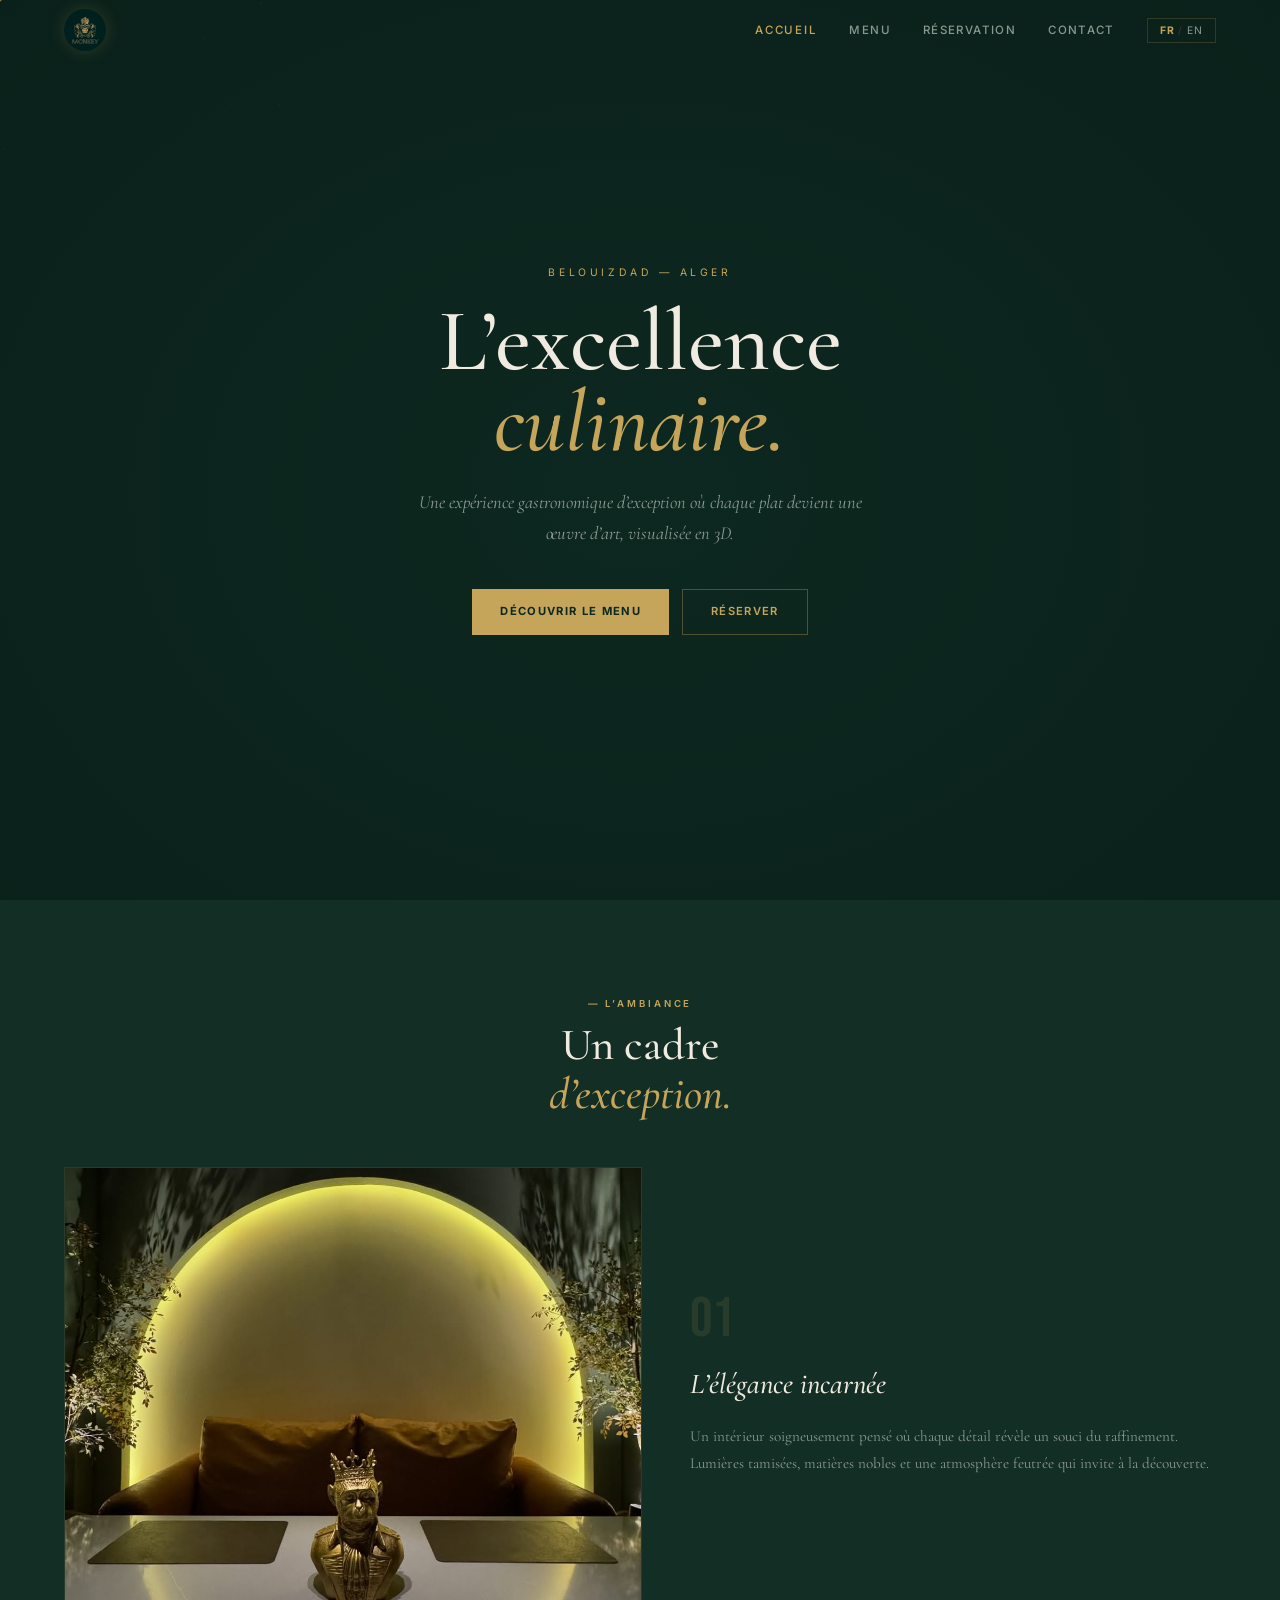
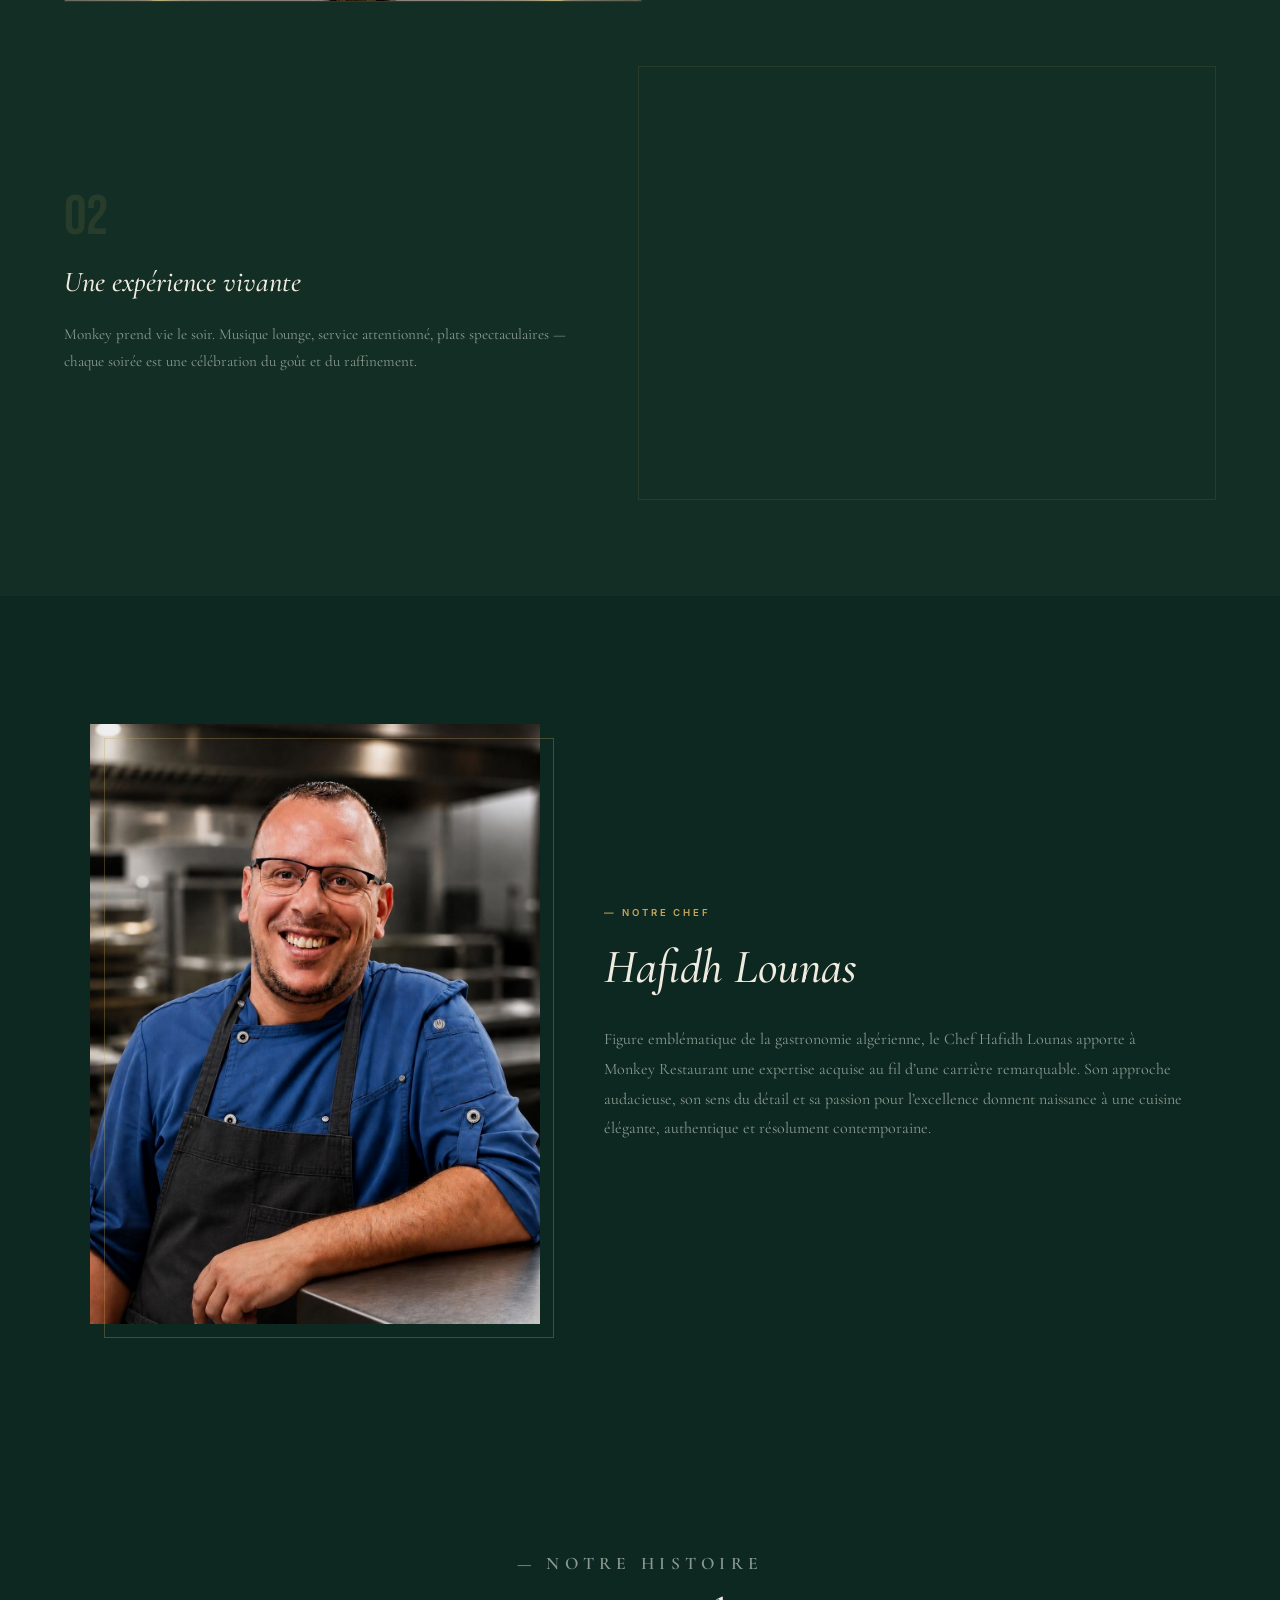
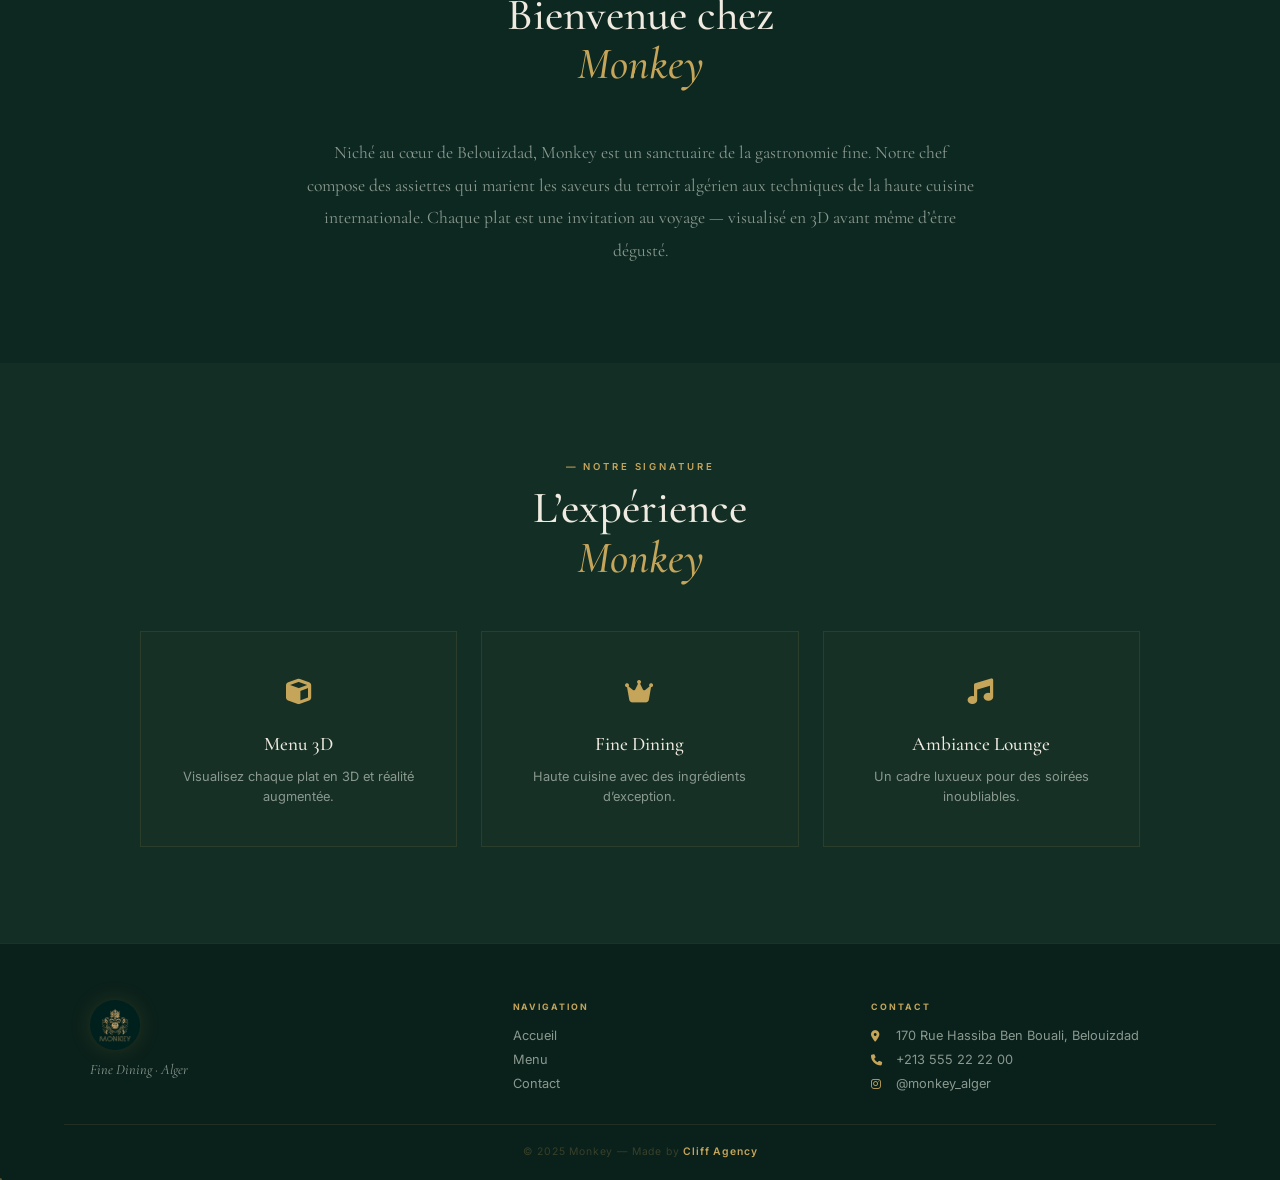
<file: index.html>
<!DOCTYPE html>
<html lang="fr">
<head>
<meta charset="UTF-8">
<meta name="viewport" content="width=device-width,initial-scale=1,viewport-fit=cover">
<meta name="theme-color" content="#0D2820">
<title>Monkey — Fine Dining Alger</title>
<link rel="preconnect" href="https://fonts.googleapis.com">
<link rel="preconnect" href="https://fonts.gstatic.com" crossorigin>
<link href="https://fonts.googleapis.com/css2?family=Cormorant+Garamond:ital,wght@0,400;0,500;0,600;0,700;1,400;1,500&family=Inter:wght@300;400;500;600;700&family=Bebas+Neue&family=Poiret+One&display=swap" rel="stylesheet">
<link rel="stylesheet" href="https://cdnjs.cloudflare.com/ajax/libs/font-awesome/6.5.0/css/all.min.css">
<link rel="stylesheet" href="style.css">
</head>
<body>
<div id="intro">
  <div class="intro-content">
    <img src="monkey.jpg" alt="Monkey" class="intro-logo">
    <svg class="intro-name-svg" viewBox="0 0 660 90" xmlns="http://www.w3.org/2000/svg">
      <style>.mt{font-family:'Bebas Neue',sans-serif;font-size:82px;letter-spacing:18px}</style>
      <text class="mt" x="50%" y="70" text-anchor="middle" fill="none" stroke="#C5A55A" stroke-width="12">MONKEY</text>
      <text class="mt" x="50%" y="70" text-anchor="middle" fill="none" stroke="#0D2820" stroke-width="9.5">MONKEY</text>
      <text class="mt" x="50%" y="70" text-anchor="middle" fill="none" stroke="#C5A55A" stroke-width="7">MONKEY</text>
      <text class="mt" x="50%" y="70" text-anchor="middle" fill="none" stroke="#0D2820" stroke-width="4.5">MONKEY</text>
      <text class="mt" x="50%" y="70" text-anchor="middle" fill="none" stroke="#C5A55A" stroke-width="2.5">MONKEY</text>
      <text class="mt" x="50%" y="70" text-anchor="middle" fill="none" stroke="#0D2820" stroke-width="0.5">MONKEY</text>
    </svg>
    <div class="intro-sub" data-fr="Fine Dining &middot; Alger" data-en="Fine Dining &middot; Algiers">Fine Dining &middot; Alger</div>
    <div class="intro-line"></div>
  </div>
</div>
<nav id="nav">
  <a href="index.html" class="nav-logo"><img src="monkey.jpg" alt="Monkey" class="logo-img"></a>
  <div class="nav-right">
    <a href="index.html" class="nav-link active" data-fr="Accueil" data-en="Home">Accueil</a>
    <a href="menu.html" class="nav-link" data-fr="Menu" data-en="Menu">Menu</a>
    <a href="reservation.html" class="nav-link" data-fr="Réservation" data-en="Reservation">Réservation</a>
    <a href="contact.html" class="nav-link" data-fr="Contact" data-en="Contact">Contact</a>
    <button class="lang-toggle" id="langToggle"><span class="lang-fr active">FR</span><span class="lang-sep">/</span><span class="lang-en">EN</span></button>
  </div>
  <button class="burger" id="burger" aria-label="Menu"><span></span><span></span></button>
</nav>
<div class="mob-drawer" id="mobDrawer">
  <a href="index.html" class="mob-link" data-fr="Accueil" data-en="Home">Accueil</a>
  <a href="menu.html" class="mob-link" data-fr="Menu" data-en="Menu">Menu</a>
  <a href="reservation.html" class="mob-link" data-fr="Réservation" data-en="Reservation">Réservation</a>
  <a href="contact.html" class="mob-link" data-fr="Contact" data-en="Contact">Contact</a>
  <button class="lang-toggle mob-lang" id="langToggleMob"><span class="lang-fr active">FR</span> / <span class="lang-en">EN</span></button>
</div>

<!-- HERO -->
<section class="hero">
  <canvas id="particles"></canvas>
  <div class="hero-overlay"></div>
  <div class="hero-inner">
    <p class="hero-kicker">Belouizdad &mdash; Alger</p>
    <h1 class="hero-title">
      <span class="ht-line" data-fr="L&rsquo;excellence" data-en="Culinary">L&rsquo;excellence</span>
      <span class="ht-line ht-italic" data-fr="culinaire." data-en="excellence.">culinaire.</span>
    </h1>
    <p class="hero-desc" data-fr="Une exp&eacute;rience gastronomique d&rsquo;exception o&ugrave; chaque plat devient une &oelig;uvre d&rsquo;art, visualis&eacute;e en 3D." data-en="An exceptional gastronomic experience where every dish becomes a work of art, visualized in 3D.">Une exp&eacute;rience gastronomique d&rsquo;exception o&ugrave; chaque plat devient une &oelig;uvre d&rsquo;art, visualis&eacute;e en 3D.</p>
    <div class="hero-cta">
      <a href="menu.html" class="btn-gold" data-fr="D&eacute;couvrir le menu" data-en="Discover the menu">D&eacute;couvrir le menu</a>
      <a href="contact.html" class="btn-ghost" data-fr="R&eacute;server" data-en="Reserve">R&eacute;server</a>
    </div>
  </div>
</section>

<!-- AMBIANCE -->
<section class="ambiance">
  <div class="sec-head reveal"><p class="eyebrow" data-fr="&mdash; L&rsquo;ambiance" data-en="&mdash; The atmosphere">&mdash; L&rsquo;ambiance</p><h2 class="sec-h2" data-fr="Un cadre" data-en="A setting">Un cadre</h2><h2 class="sec-h2 italic" data-fr="d&rsquo;exception." data-en="beyond compare.">d&rsquo;exception.</h2></div>
  <div class="amb-row reveal">
    <div class="amb-media"><img src="pic.JPG" alt="Monkey" class="amb-img" loading="lazy"></div>
    <div class="amb-text">
      <div class="amb-num">01</div>
      <h3 data-fr="L&rsquo;&eacute;l&eacute;gance incarnée" data-en="Elegance incarnate">L&rsquo;&eacute;l&eacute;gance incarnée</h3>
      <p data-fr="Un int&eacute;rieur soigneusement pens&eacute; o&ugrave; chaque d&eacute;tail r&eacute;v&egrave;le un souci du raffinement. Lumi&egrave;res tamisées, mati&egrave;res nobles et une atmosph&egrave;re feutr&eacute;e qui invite &agrave; la d&eacute;couverte." data-en="A carefully designed interior where every detail reveals a dedication to refinement. Soft lighting, noble materials, and a hushed atmosphere that invites discovery.">Un int&eacute;rieur soigneusement pens&eacute; o&ugrave; chaque d&eacute;tail r&eacute;v&egrave;le un souci du raffinement. Lumi&egrave;res tamisées, mati&egrave;res nobles et une atmosph&egrave;re feutr&eacute;e qui invite &agrave; la d&eacute;couverte.</p>
    </div>
  </div>
  <div class="amb-row amb-reverse reveal">
    <div class="amb-media"><video src="https://pub-235bb593f2704dea88a5c6c4fda2c910.r2.dev/video.mov" class="amb-video" autoplay muted loop playsinline></video></div>
    <div class="amb-text">
      <div class="amb-num">02</div>
      <h3 data-fr="Une exp&eacute;rience vivante" data-en="A living experience">Une exp&eacute;rience vivante</h3>
      <p data-fr="Monkey prend vie le soir. Musique lounge, service attentionn&eacute;, plats spectaculaires &mdash; chaque soir&eacute;e est une c&eacute;l&eacute;bration du go&ucirc;t et du raffinement." data-en="Monkey comes alive at night. Lounge music, attentive service, spectacular dishes &mdash; every evening is a celebration of taste and refinement.">Monkey prend vie le soir. Musique lounge, service attentionn&eacute;, plats spectaculaires &mdash; chaque soir&eacute;e est une c&eacute;l&eacute;bration du go&ucirc;t et du raffinement.</p>
    </div>
  </div>
</section>

<!-- CHEF -->
<section class="chef-section">
  <div class="chef-inner reveal">
    <div class="chef-photo-wrap">
      <img src="chef.jpg" alt="Chef Hafidh Lounas" class="chef-photo" loading="lazy">
      <div class="chef-frame"></div>
    </div>
    <div class="chef-text">
      <p class="eyebrow" data-fr="&mdash; Notre Chef" data-en="&mdash; Our Chef">&mdash; Notre Chef</p>
      <h2 class="chef-name">Hafidh Lounas</h2>
      <p class="chef-desc" data-fr="Figure embl&eacute;matique de la gastronomie alg&eacute;rienne, le Chef Hafidh Lounas apporte &agrave; Monkey Restaurant une expertise acquise au fil d&rsquo;une carri&egrave;re remarquable. Son approche audacieuse, son sens du d&eacute;tail et sa passion pour l&rsquo;excellence donnent naissance &agrave; une cuisine &eacute;l&eacute;gante, authentique et r&eacute;solument contemporaine." data-en="An iconic figure in Algerian gastronomy, Chef Hafidh Lounas brings to Monkey Restaurant an expertise acquired throughout a remarkable career. His bold approach, attention to detail, and passion for excellence give rise to elegant, authentic, and resolutely contemporary cuisine.">Figure embl&eacute;matique de la gastronomie alg&eacute;rienne, le Chef Hafidh Lounas apporte &agrave; Monkey Restaurant une expertise acquise au fil d&rsquo;une carri&egrave;re remarquable. Son approche audacieuse, son sens du d&eacute;tail et sa passion pour l&rsquo;excellence donnent naissance &agrave; une cuisine &eacute;l&eacute;gante, authentique et r&eacute;solument contemporaine.</p>
    </div>
  </div>
</section>

<!-- ABOUT -->
<section class="about reveal">
  <div class="sec-head"><p class="eyebrow" data-fr="&mdash; Notre histoire" data-en="&mdash; Our story">&mdash; Notre histoire</p><h2 class="sec-h2" data-fr="Bienvenue chez" data-en="Welcome to">Bienvenue chez</h2><h2 class="sec-h2 italic"><em>Monkey</em></h2></div>
  <p data-fr="Nich&eacute; au c&oelig;ur de Belouizdad, Monkey est un sanctuaire de la gastronomie fine. Notre chef compose des assiettes qui marient les saveurs du terroir alg&eacute;rien aux techniques de la haute cuisine internationale. Chaque plat est une invitation au voyage &mdash; visualis&eacute; en 3D avant m&ecirc;me d&rsquo;&ecirc;tre d&eacute;gust&eacute;." data-en="Nestled in the heart of Belouizdad, Monkey is a sanctuary of fine dining. Our chef creates dishes that blend Algerian terroir flavors with international haute cuisine techniques. Each dish is an invitation to travel &mdash; visualized in 3D before you even taste it.">Nich&eacute; au c&oelig;ur de Belouizdad, Monkey est un sanctuaire de la gastronomie fine. Notre chef compose des assiettes qui marient les saveurs du terroir alg&eacute;rien aux techniques de la haute cuisine internationale. Chaque plat est une invitation au voyage &mdash; visualis&eacute; en 3D avant m&ecirc;me d&rsquo;&ecirc;tre d&eacute;gust&eacute;.</p>
</section>

<!-- FEATURES -->
<section class="features">
  <div class="sec-head"><p class="eyebrow" data-fr="&mdash; Notre signature" data-en="&mdash; Our signature">&mdash; Notre signature</p><h2 class="sec-h2" data-fr="L&rsquo;exp&eacute;rience" data-en="The experience">L&rsquo;exp&eacute;rience</h2><h2 class="sec-h2 italic"><em>Monkey</em></h2></div>
  <div class="feat-grid">
    <div class="feat-card reveal"><div class="feat-ico"><i class="fas fa-cube"></i></div><h3 data-fr="Menu 3D" data-en="3D Menu">Menu 3D</h3><p data-fr="Visualisez chaque plat en 3D et r&eacute;alit&eacute; augment&eacute;e." data-en="Visualize every dish in 3D and augmented reality.">Visualisez chaque plat en 3D et r&eacute;alit&eacute; augment&eacute;e.</p></div>
    <div class="feat-card reveal"><div class="feat-ico"><i class="fas fa-crown"></i></div><h3 data-fr="Fine Dining" data-en="Fine Dining">Fine Dining</h3><p data-fr="Haute cuisine avec des ingr&eacute;dients d&rsquo;exception." data-en="Haute cuisine with exceptional ingredients.">Haute cuisine avec des ingr&eacute;dients d&rsquo;exception.</p></div>
    <div class="feat-card reveal"><div class="feat-ico"><i class="fas fa-music"></i></div><h3 data-fr="Ambiance Lounge" data-en="Lounge Ambiance">Ambiance Lounge</h3><p data-fr="Un cadre luxueux pour des soir&eacute;es inoubliables." data-en="A luxurious setting for unforgettable evenings.">Un cadre luxueux pour des soir&eacute;es inoubliables.</p></div>
  </div>
</section>

<footer>
  <div class="ft-grid">
    <div class="ft-brand">
      <img src="monkey.jpg" alt="Monkey" class="ft-logo-img">
      <p class="ft-tag">Fine Dining &middot; Alger</p>
    </div>
    <div class="ft-col">
      <h4>Navigation</h4>
      <ul><li><a href="index.html" data-fr="Accueil" data-en="Home">Accueil</a></li><li><a href="menu.html">Menu</a></li><li><a href="contact.html">Contact</a></li></ul>
    </div>
    <div class="ft-col">
      <h4>Contact</h4>
      <ul>
        <li><i class="fas fa-map-marker-alt"></i> 170 Rue Hassiba Ben Bouali, Belouizdad</li>
        <li><i class="fas fa-phone"></i> +213 555 22 22 00</li>
        <li><a href="https://www.instagram.com/monkey_alger/" target="_blank"><i class="fab fa-instagram"></i> @monkey_alger</a></li>
      </ul>
    </div>
  </div>
  <div class="ft-bottom">&copy; 2025 Monkey &mdash; Made by <span class="ft-credit">Cliff Agency</span></div>
</footer>
<script src="script.js"></script>
</body></html>
</file>
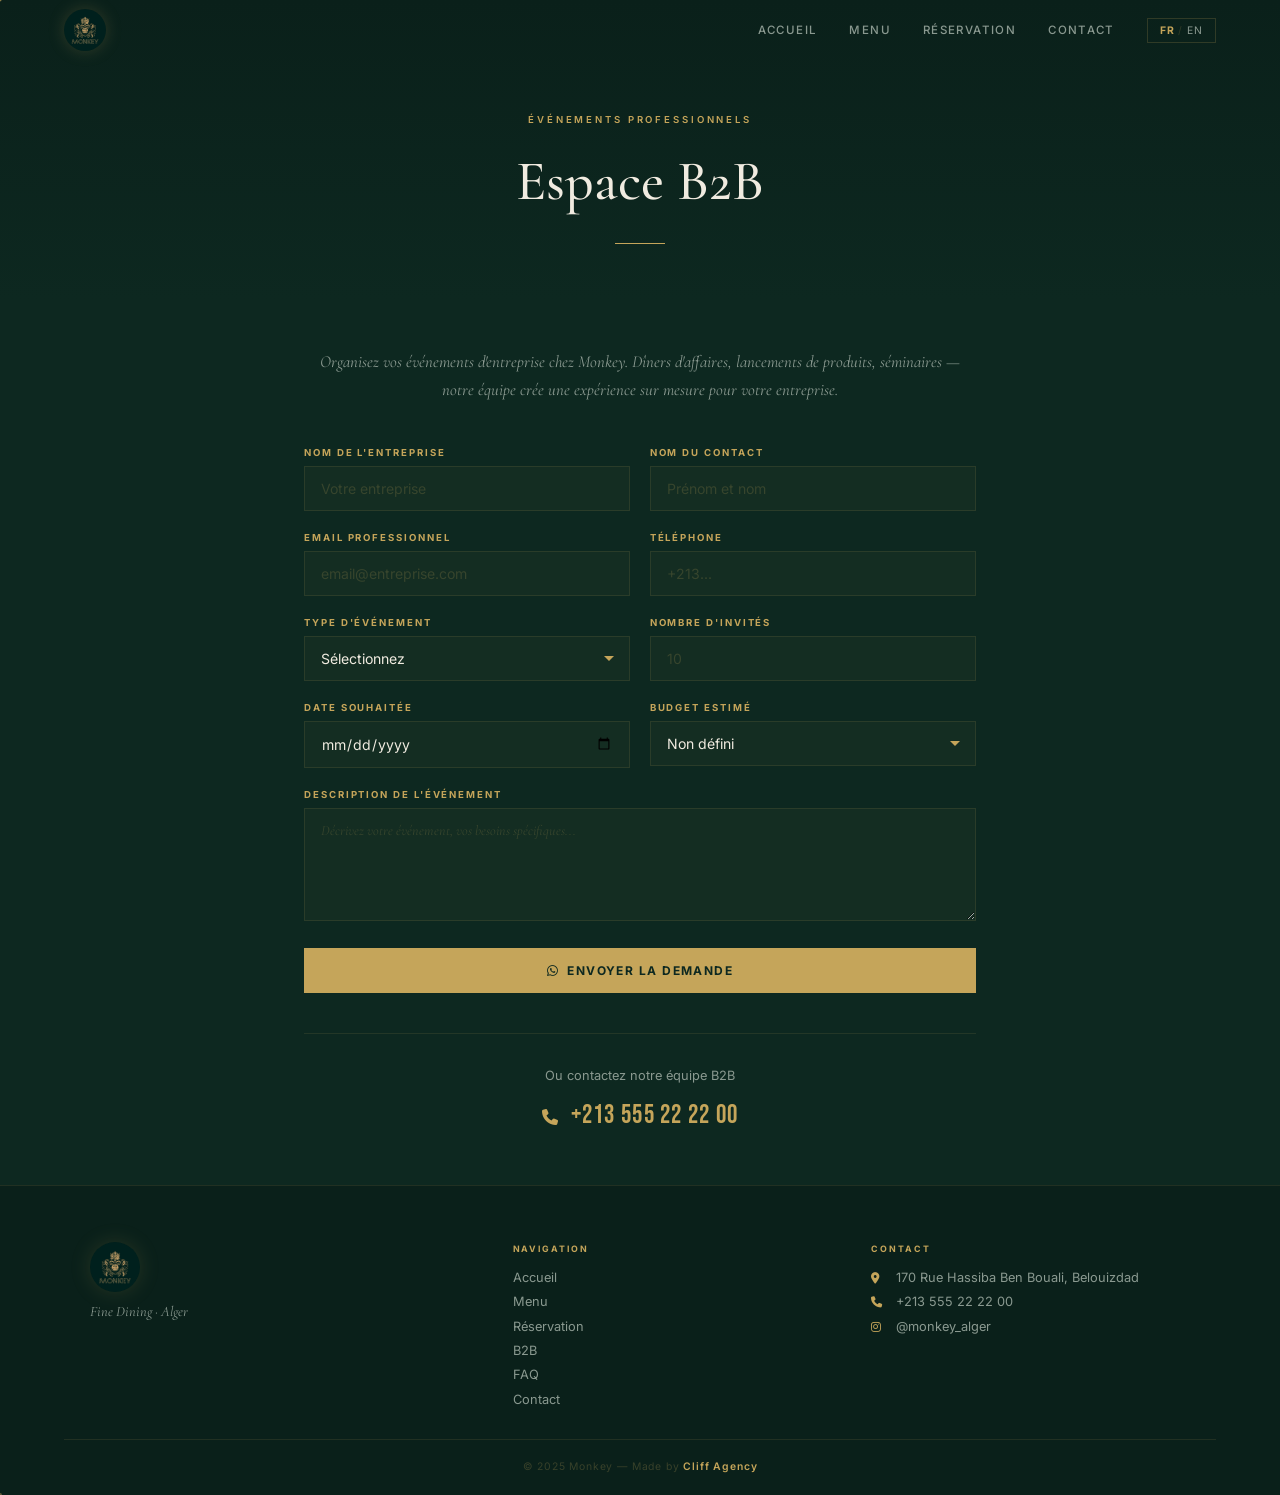
<file: b2b.html>
<!DOCTYPE html>
<html lang="fr">
<head>
<meta charset="UTF-8">
<meta name="viewport" content="width=device-width,initial-scale=1,viewport-fit=cover">
<meta name="theme-color" content="#0D2820">
<title>B2B — Monkey</title>
<link rel="preconnect" href="https://fonts.googleapis.com">
<link rel="preconnect" href="https://fonts.gstatic.com" crossorigin>
<link href="https://fonts.googleapis.com/css2?family=Cormorant+Garamond:ital,wght@0,400;0,500;0,600;0,700;1,400;1,500&family=Inter:wght@300;400;500;600;700&family=Bebas+Neue&family=Poiret+One&display=swap" rel="stylesheet">
<link rel="stylesheet" href="https://cdnjs.cloudflare.com/ajax/libs/font-awesome/6.5.0/css/all.min.css">
<link rel="stylesheet" href="style.css">
</head>
<body>
<nav id="nav">
  <a href="index.html" class="nav-logo"><img src="monkey.jpg" alt="Monkey" class="logo-img"></a>
  <div class="nav-right">
    <a href="index.html" class="nav-link" data-fr="Accueil" data-en="Home">Accueil</a>
    <a href="menu.html" class="nav-link" data-fr="Menu" data-en="Menu">Menu</a>
    <a href="reservation.html" class="nav-link" data-fr="Réservation" data-en="Reservation">Réservation</a>
    <a href="contact.html" class="nav-link" data-fr="Contact" data-en="Contact">Contact</a>
    <button class="lang-toggle" id="langToggle"><span class="lang-fr active">FR</span><span class="lang-sep">/</span><span class="lang-en">EN</span></button>
  </div>
  <button class="burger" id="burger" aria-label="Menu"><span></span><span></span></button>
</nav>
<div class="mob-drawer" id="mobDrawer">
  <a href="index.html" class="mob-link">Accueil</a>
  <a href="menu.html" class="mob-link">Menu</a>
  <a href="reservation.html" class="mob-link">Réservation</a>
  <a href="contact.html" class="mob-link">Contact</a>
  <button class="lang-toggle mob-lang" id="langToggleMob"><span class="lang-fr active">FR</span> / <span class="lang-en">EN</span></button>
</div>

<div class="page-hero">
  <p class="ph-label" data-fr="Événements professionnels" data-en="Corporate Events">Événements professionnels</p>
  <h1 class="ph-title" data-fr="Espace B2B" data-en="B2B Space">Espace B2B</h1>
  <div class="ph-line"></div>
</div>

<section class="form-wrap">
  <div class="form-intro reveal">
    <p data-fr="Organisez vos événements d'entreprise chez Monkey. Dîners d'affaires, lancements de produits, séminaires — notre équipe crée une expérience sur mesure pour votre entreprise." data-en="Host your corporate events at Monkey. Business dinners, product launches, seminars — our team creates a bespoke experience for your company.">Organisez vos événements d'entreprise chez Monkey. Dîners d'affaires, lancements de produits, séminaires — notre équipe crée une expérience sur mesure pour votre entreprise.</p>
  </div>
  <form id="b2bForm" class="mk-form reveal">
    <div class="form-row">
      <div class="form-group">
        <label data-fr="Nom de l'entreprise" data-en="Company name">Nom de l'entreprise</label>
        <input type="text" id="b2bCompany" required placeholder="Votre entreprise">
      </div>
      <div class="form-group">
        <label data-fr="Nom du contact" data-en="Contact name">Nom du contact</label>
        <input type="text" id="b2bName" required placeholder="Prénom et nom">
      </div>
    </div>
    <div class="form-row">
      <div class="form-group">
        <label data-fr="Email professionnel" data-en="Business email">Email professionnel</label>
        <input type="email" id="b2bEmail" required placeholder="email@entreprise.com">
      </div>
      <div class="form-group">
        <label data-fr="Téléphone" data-en="Phone">Téléphone</label>
        <input type="tel" id="b2bPhone" required placeholder="+213...">
      </div>
    </div>
    <div class="form-row">
      <div class="form-group">
        <label data-fr="Type d'événement" data-en="Event type">Type d'événement</label>
        <select id="b2bType" required>
          <option value="" data-fr="Sélectionnez" data-en="Select">Sélectionnez</option>
          <option value="Dîner d'affaires">Dîner d'affaires</option>
          <option value="Lancement de produit">Lancement de produit</option>
          <option value="Séminaire">Séminaire</option>
          <option value="Team building">Team building</option>
          <option value="Réception / Cocktail">Réception / Cocktail</option>
          <option value="Autre">Autre</option>
        </select>
      </div>
      <div class="form-group">
        <label data-fr="Nombre d'invités" data-en="Number of guests">Nombre d'invités</label>
        <input type="number" id="b2bGuests" required placeholder="10" min="1">
      </div>
    </div>
    <div class="form-row">
      <div class="form-group">
        <label data-fr="Date souhaitée" data-en="Preferred date">Date souhaitée</label>
        <input type="date" id="b2bDate" required>
      </div>
      <div class="form-group">
        <label data-fr="Budget estimé" data-en="Estimated budget">Budget estimé</label>
        <select id="b2bBudget">
          <option value="" data-fr="Non défini" data-en="Not defined">Non défini</option>
          <option value="< 50 000 DZD">< 50 000 DZD</option>
          <option value="50 000 - 150 000 DZD">50 000 - 150 000 DZD</option>
          <option value="150 000 - 300 000 DZD">150 000 - 300 000 DZD</option>
          <option value="300 000 - 500 000 DZD">300 000 - 500 000 DZD</option>
          <option value="> 500 000 DZD">> 500 000 DZD</option>
        </select>
      </div>
    </div>
    <div class="form-group full">
      <label data-fr="Description de l'événement" data-en="Event description">Description de l'événement</label>
      <textarea id="b2bDesc" rows="5" placeholder="Décrivez votre événement, vos besoins spécifiques..."></textarea>
    </div>
    <button type="submit" class="btn-gold form-submit">
      <i class="fab fa-whatsapp"></i> <span data-fr="Envoyer la demande" data-en="Send request">Envoyer la demande</span>
    </button>
  </form>
  <div class="form-footer reveal">
    <p data-fr="Ou contactez notre équipe B2B" data-en="Or contact our B2B team">Ou contactez notre équipe B2B</p>
    <a href="tel:+213555222200" class="form-phone"><i class="fas fa-phone"></i> +213 555 22 22 00</a>
  </div>
</section>

<footer>
  <div class="ft-grid">
    <div class="ft-brand"><img src="monkey.jpg" alt="Monkey" class="ft-logo-img"><p class="ft-tag">Fine Dining · Alger</p></div>
    <div class="ft-col"><h4>Navigation</h4><ul><li><a href="index.html">Accueil</a></li><li><a href="menu.html">Menu</a></li><li><a href="reservation.html">Réservation</a></li><li><a href="b2b.html">B2B</a></li><li><a href="faq.html">FAQ</a></li><li><a href="contact.html">Contact</a></li></ul></div>
    <div class="ft-col"><h4>Contact</h4><ul><li><i class="fas fa-map-marker-alt"></i> 170 Rue Hassiba Ben Bouali, Belouizdad</li><li><i class="fas fa-phone"></i> +213 555 22 22 00</li><li><a href="https://www.instagram.com/monkey_alger/" target="_blank"><i class="fab fa-instagram"></i> @monkey_alger</a></li></ul></div>
  </div>
  <div class="ft-bottom">&copy; 2025 Monkey — Made by <span class="ft-credit">Cliff Agency</span></div>
</footer>
<script src="script.js"></script>
<script>
document.getElementById('b2bForm').addEventListener('submit',function(e){
  e.preventDefault();
  var c=document.getElementById('b2bCompany').value;
  var n=document.getElementById('b2bName').value;
  var em=document.getElementById('b2bEmail').value;
  var p=document.getElementById('b2bPhone').value;
  var t=document.getElementById('b2bType').value;
  var g=document.getElementById('b2bGuests').value;
  var d=document.getElementById('b2bDate').value;
  var b=document.getElementById('b2bBudget').value;
  var desc=document.getElementById('b2bDesc').value;
  var msg='🏢 *Demande B2B — Monkey*%0A%0A';
  msg+='*Entreprise:* '+c+'%0A';
  msg+='*Contact:* '+n+'%0A';
  msg+='*Email:* '+em+'%0A';
  msg+='*Tél:* '+p+'%0A';
  msg+='*Type:* '+t+'%0A';
  msg+='*Invités:* '+g+'%0A';
  msg+='*Date:* '+d+'%0A';
  if(b)msg+='*Budget:* '+b+'%0A';
  if(desc)msg+='*Description:* '+desc+'%0A';
  window.open('https://wa.me/213555222200?text='+msg,'_blank');
});
</script>
</body></html>
</file>
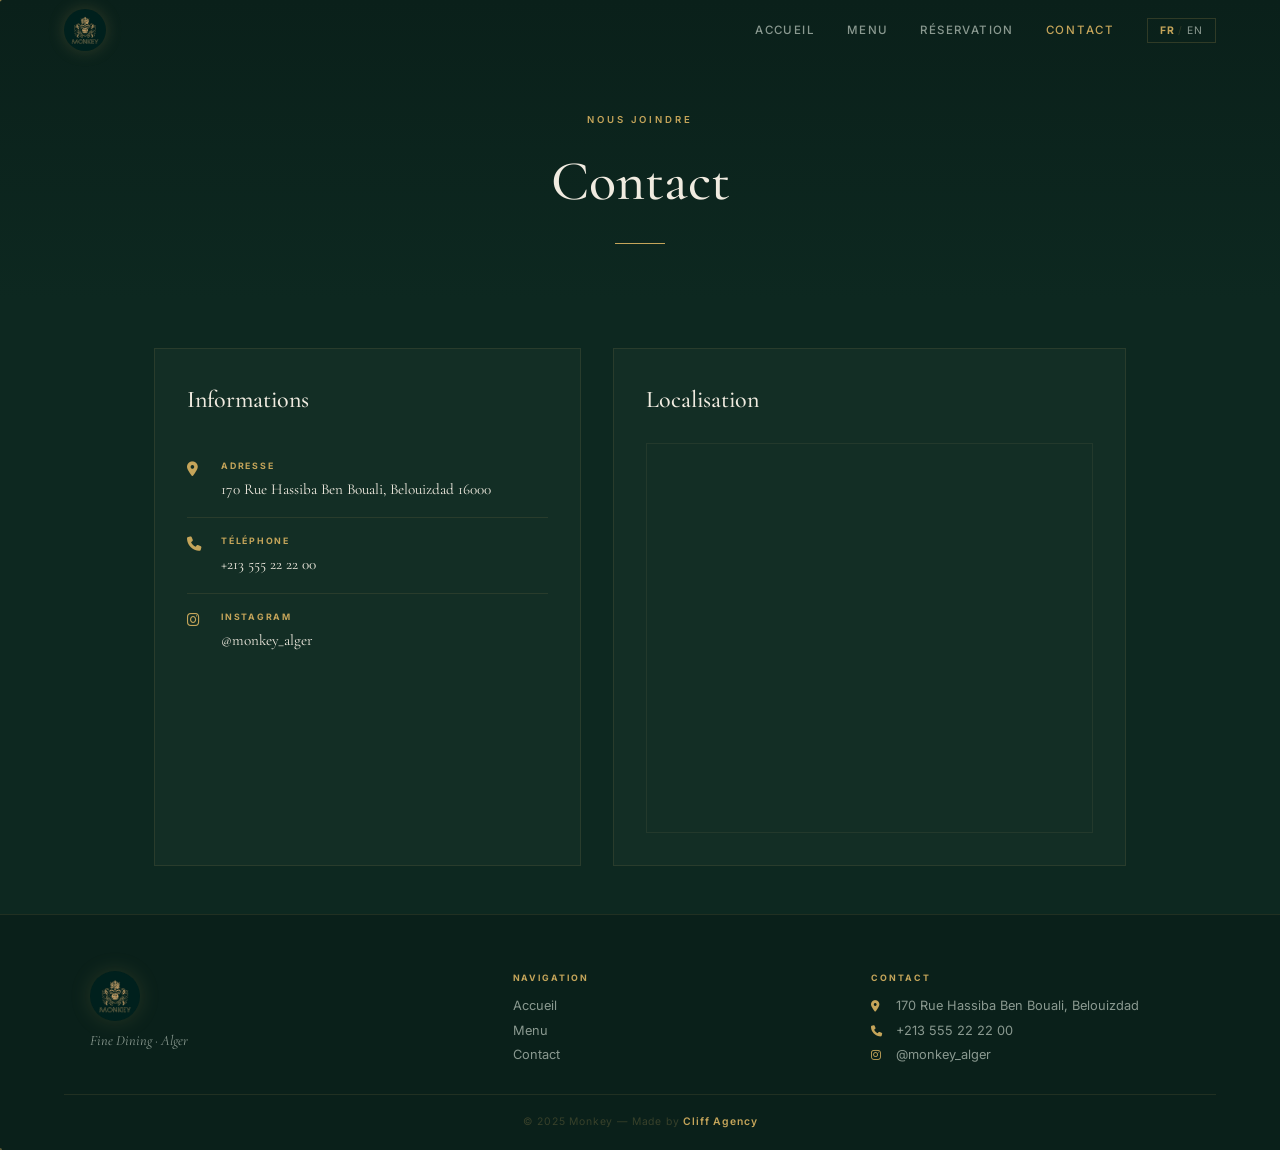
<file: contact.html>
<!DOCTYPE html>
<html lang="fr">
<head>
<meta charset="UTF-8">
<meta name="viewport" content="width=device-width,initial-scale=1,viewport-fit=cover">
<meta name="theme-color" content="#0D2820">
<title>Contact — Monkey</title>
<link rel="preconnect" href="https://fonts.googleapis.com">
<link rel="preconnect" href="https://fonts.gstatic.com" crossorigin>
<link href="https://fonts.googleapis.com/css2?family=Cormorant+Garamond:ital,wght@0,400;0,500;0,600;0,700;1,400;1,500&family=Inter:wght@300;400;500;600;700&family=Bebas+Neue&family=Poiret+One&display=swap" rel="stylesheet">
<link rel="stylesheet" href="https://cdnjs.cloudflare.com/ajax/libs/font-awesome/6.5.0/css/all.min.css">
<link rel="stylesheet" href="style.css">
</head>
<body>
<nav id="nav">
  <a href="index.html" class="nav-logo"><img src="monkey.jpg" alt="Monkey" class="logo-img"></a>
  <div class="nav-right">
    <a href="index.html" class="nav-link">Accueil</a>
    <a href="menu.html" class="nav-link">Menu</a>
    <a href="reservation.html" class="nav-link" data-fr="Réservation" data-en="Reservation">Réservation</a>
    <a href="contact.html" class="nav-link active">Contact</a>
    <button class="lang-toggle" id="langToggle"><span class="lang-fr active">FR</span><span class="lang-sep">/</span><span class="lang-en">EN</span></button>
  </div>
  <button class="burger" id="burger" aria-label="Menu"><span></span><span></span></button>
</nav>
<div class="mob-drawer" id="mobDrawer">
  <a href="index.html" class="mob-link">Accueil</a>
  <a href="menu.html" class="mob-link">Menu</a>
  <a href="reservation.html" class="mob-link" data-fr="Réservation" data-en="Reservation">Réservation</a>
  <a href="contact.html" class="mob-link">Contact</a>
</div>
<div class="page-hero"><p class="ph-label">Nous joindre</p><h1 class="ph-title">Contact</h1><div class="ph-line"></div></div>
<section class="contact-wrap">
  <div class="contact-grid">
    <div class="c-card reveal">
      <h2>Informations</h2>
      <div class="info-row"><i class="fas fa-map-marker-alt"></i><div><div class="ir-label">Adresse</div><div class="ir-val">170 Rue Hassiba Ben Bouali, Belouizdad 16000</div></div></div>
      <div class="info-row"><i class="fas fa-phone"></i><div><div class="ir-label">T&eacute;l&eacute;phone</div><div class="ir-val"><a href="tel:+213555222200">+213 555 22 22 00</a></div></div></div>
      <div class="info-row"><i class="fab fa-instagram"></i><div><div class="ir-label">Instagram</div><div class="ir-val"><a href="https://www.instagram.com/monkey_alger/" target="_blank">@monkey_alger</a></div></div></div>
    </div>
    <div class="c-card reveal">
      <h2>Localisation</h2>
      <div class="map-wrap">
        <iframe src="https://www.google.com/maps/embed?pb=!1m18!1m12!1m3!1d3197.5!2d3.0588!3d36.737!2m3!1f0!2f0!3f0!3m2!1i1024!2i768!4f13.1!3m3!1m2!1s0x0%3A0x0!2zUDNYQytKWCBCZWxvdWl6ZGFk!5e0!3m2!1sfr!2sdz!4v1700000000000&q=P3XC%2BJX+Belouizdad" allowfullscreen="" loading="lazy" referrerpolicy="no-referrer-when-downgrade" style="width:100%;height:380px;border:0"></iframe>
      </div>
    </div>
  </div>
</section>
<footer>
  <div class="ft-grid">
    <div class="ft-brand">
      <img src="monkey.jpg" alt="Monkey" class="ft-logo-img">
      <p class="ft-tag">Fine Dining &middot; Alger</p>
    </div>
    <div class="ft-col">
      <h4>Navigation</h4>
      <ul><li><a href="index.html">Accueil</a></li><li><a href="menu.html">Menu</a></li><li><a href="contact.html">Contact</a></li></ul>
    </div>
    <div class="ft-col">
      <h4>Contact</h4>
      <ul>
        <li><i class="fas fa-map-marker-alt"></i> 170 Rue Hassiba Ben Bouali, Belouizdad</li>
        <li><i class="fas fa-phone"></i> +213 555 22 22 00</li>
        <li><a href="https://www.instagram.com/monkey_alger/" target="_blank"><i class="fab fa-instagram"></i> @monkey_alger</a></li>
      </ul>
    </div>
  </div>
  <div class="ft-bottom">&copy; 2025 Monkey &mdash; Made by <span class="ft-credit">Cliff Agency</span></div>
</footer>
<script src="script.js"></script>
</body></html>
</file>
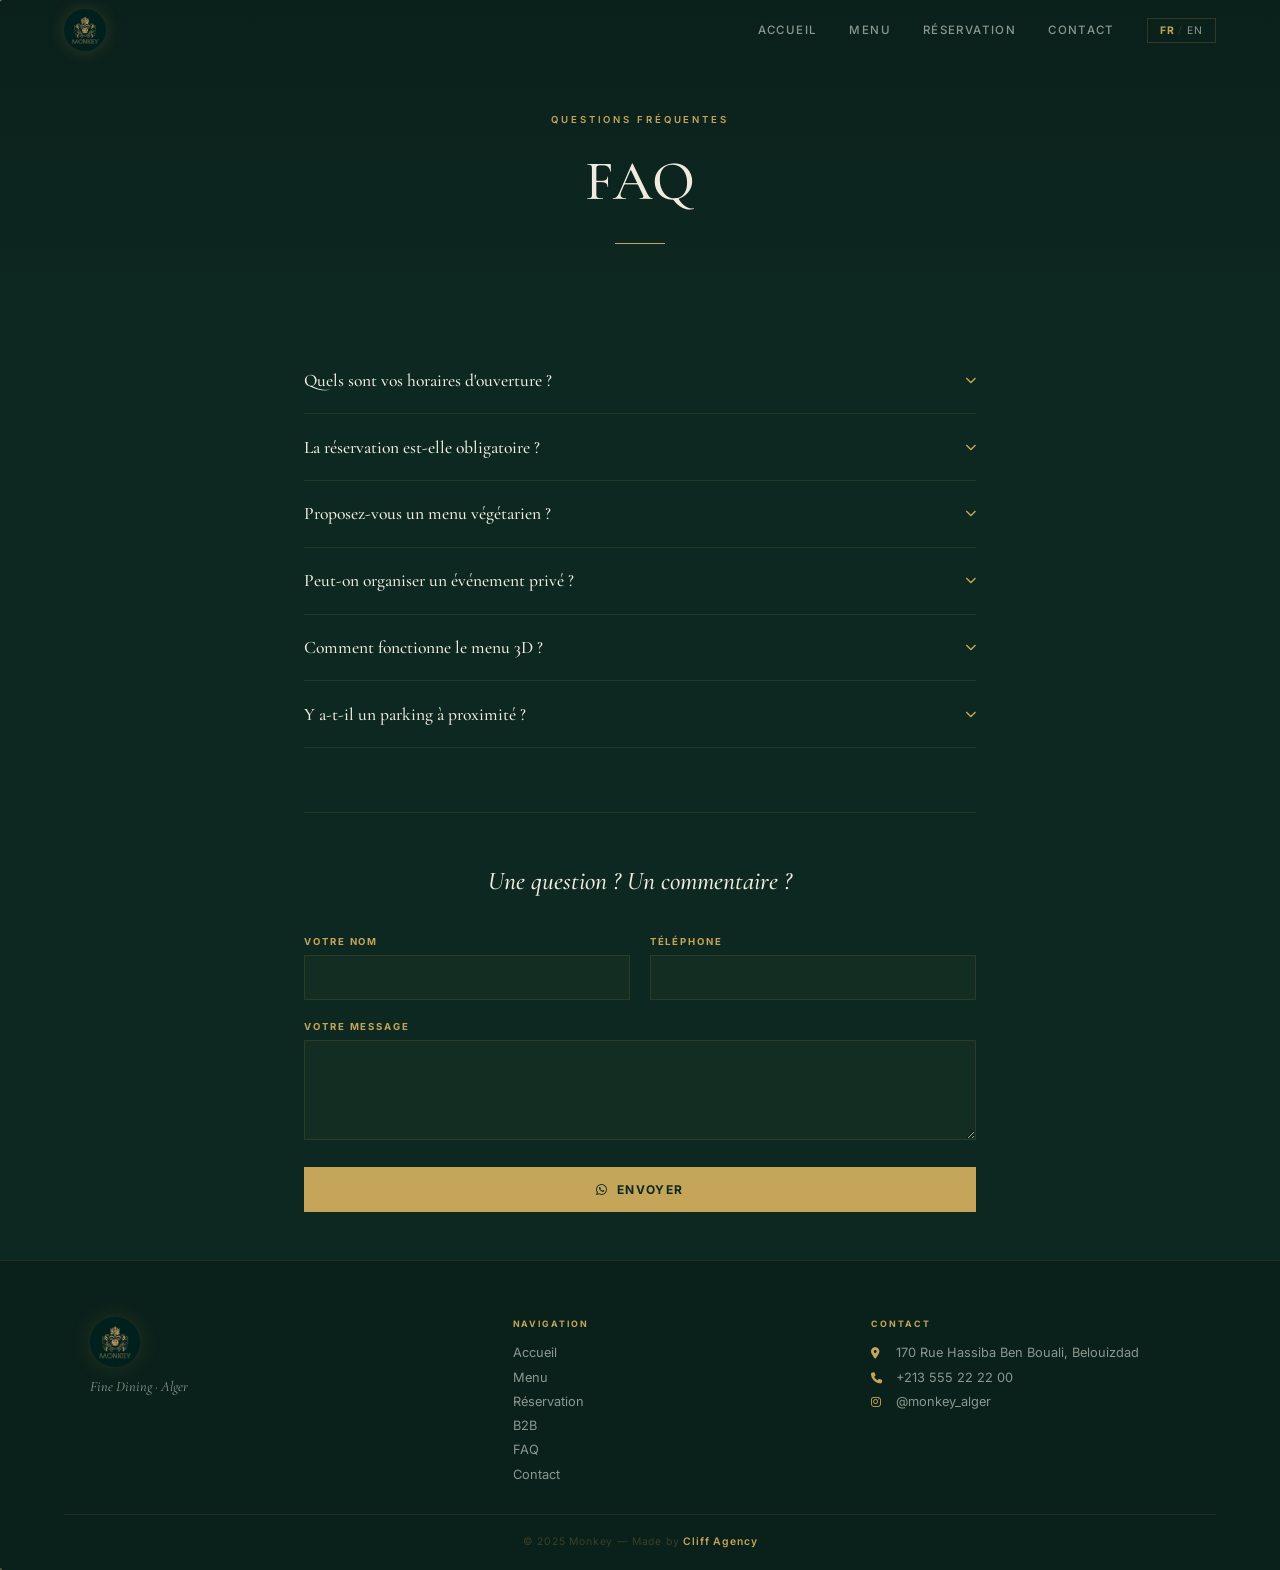
<file: faq.html>
<!DOCTYPE html>
<html lang="fr">
<head>
<meta charset="UTF-8">
<meta name="viewport" content="width=device-width,initial-scale=1,viewport-fit=cover">
<meta name="theme-color" content="#0D2820">
<title>FAQ — Monkey</title>
<link rel="preconnect" href="https://fonts.googleapis.com">
<link rel="preconnect" href="https://fonts.gstatic.com" crossorigin>
<link href="https://fonts.googleapis.com/css2?family=Cormorant+Garamond:ital,wght@0,400;0,500;0,600;0,700;1,400;1,500&family=Inter:wght@300;400;500;600;700&family=Bebas+Neue&family=Poiret+One&display=swap" rel="stylesheet">
<link rel="stylesheet" href="https://cdnjs.cloudflare.com/ajax/libs/font-awesome/6.5.0/css/all.min.css">
<link rel="stylesheet" href="style.css">
</head>
<body>
<nav id="nav">
  <a href="index.html" class="nav-logo"><img src="monkey.jpg" alt="Monkey" class="logo-img"></a>
  <div class="nav-right">
    <a href="index.html" class="nav-link" data-fr="Accueil" data-en="Home">Accueil</a>
    <a href="menu.html" class="nav-link" data-fr="Menu" data-en="Menu">Menu</a>
    <a href="reservation.html" class="nav-link" data-fr="Réservation" data-en="Reservation">Réservation</a>
    <a href="contact.html" class="nav-link" data-fr="Contact" data-en="Contact">Contact</a>
    <button class="lang-toggle" id="langToggle"><span class="lang-fr active">FR</span><span class="lang-sep">/</span><span class="lang-en">EN</span></button>
  </div>
  <button class="burger" id="burger" aria-label="Menu"><span></span><span></span></button>
</nav>
<div class="mob-drawer" id="mobDrawer">
  <a href="index.html" class="mob-link">Accueil</a>
  <a href="menu.html" class="mob-link">Menu</a>
  <a href="reservation.html" class="mob-link">Réservation</a>
  <a href="contact.html" class="mob-link">Contact</a>
  <button class="lang-toggle mob-lang" id="langToggleMob"><span class="lang-fr active">FR</span> / <span class="lang-en">EN</span></button>
</div>

<div class="page-hero">
  <p class="ph-label" data-fr="Questions fréquentes" data-en="Frequently asked questions">Questions fréquentes</p>
  <h1 class="ph-title">FAQ</h1>
  <div class="ph-line"></div>
</div>

<section class="faq-wrap">
  <!-- FAQ Accordion -->
  <div class="faq-list">
    <div class="faq-item reveal">
      <button class="faq-q" onclick="this.parentElement.classList.toggle('open')">
        <span data-fr="Quels sont vos horaires d'ouverture ?" data-en="What are your opening hours?">Quels sont vos horaires d'ouverture ?</span>
        <i class="fas fa-chevron-down"></i>
      </button>
      <div class="faq-a"><p data-fr="Nous sommes ouverts du mardi au dimanche, de 12h00 à 23h00. Fermé le lundi." data-en="We are open Tuesday to Sunday, from 12:00 PM to 11:00 PM. Closed on Mondays.">Nous sommes ouverts du mardi au dimanche, de 12h00 à 23h00. Fermé le lundi.</p></div>
    </div>
    <div class="faq-item reveal">
      <button class="faq-q" onclick="this.parentElement.classList.toggle('open')">
        <span data-fr="La réservation est-elle obligatoire ?" data-en="Is a reservation required?">La réservation est-elle obligatoire ?</span>
        <i class="fas fa-chevron-down"></i>
      </button>
      <div class="faq-a"><p data-fr="La réservation est fortement recommandée, surtout le weekend. Vous pouvez réserver via notre page dédiée ou par téléphone." data-en="Reservations are highly recommended, especially on weekends. You can book through our dedicated page or by phone.">La réservation est fortement recommandée, surtout le weekend. Vous pouvez réserver via notre page dédiée ou par téléphone.</p></div>
    </div>
    <div class="faq-item reveal">
      <button class="faq-q" onclick="this.parentElement.classList.toggle('open')">
        <span data-fr="Proposez-vous un menu végétarien ?" data-en="Do you offer a vegetarian menu?">Proposez-vous un menu végétarien ?</span>
        <i class="fas fa-chevron-down"></i>
      </button>
      <div class="faq-a"><p data-fr="Oui, notre carte comprend plusieurs options végétariennes. Notre chef peut également adapter certains plats sur demande." data-en="Yes, our menu includes several vegetarian options. Our chef can also adapt certain dishes upon request.">Oui, notre carte comprend plusieurs options végétariennes. Notre chef peut également adapter certains plats sur demande.</p></div>
    </div>
    <div class="faq-item reveal">
      <button class="faq-q" onclick="this.parentElement.classList.toggle('open')">
        <span data-fr="Peut-on organiser un événement privé ?" data-en="Can we organize a private event?">Peut-on organiser un événement privé ?</span>
        <i class="fas fa-chevron-down"></i>
      </button>
      <div class="faq-a"><p data-fr="Absolument. Consultez notre page B2B pour les événements d'entreprise ou contactez-nous pour tout événement privé." data-en="Absolutely. Check our B2B page for corporate events or contact us for any private event.">Absolument. Consultez notre <a href="b2b.html">page B2B</a> pour les événements d'entreprise ou contactez-nous pour tout événement privé.</p></div>
    </div>
    <div class="faq-item reveal">
      <button class="faq-q" onclick="this.parentElement.classList.toggle('open')">
        <span data-fr="Comment fonctionne le menu 3D ?" data-en="How does the 3D menu work?">Comment fonctionne le menu 3D ?</span>
        <i class="fas fa-chevron-down"></i>
      </button>
      <div class="faq-a"><p data-fr="Sur notre page menu, cliquez sur 'Voir mon plat' pour visualiser chaque plat en 3D. Vous pouvez le faire tourner et même le voir en réalité augmentée sur votre table." data-en="On our menu page, click 'Voir mon plat' to visualize each dish in 3D. You can rotate it and even see it in augmented reality on your table.">Sur notre page menu, cliquez sur « Voir mon plat » pour visualiser chaque plat en 3D. Vous pouvez le faire tourner et même le voir en réalité augmentée sur votre table.</p></div>
    </div>
    <div class="faq-item reveal">
      <button class="faq-q" onclick="this.parentElement.classList.toggle('open')">
        <span data-fr="Y a-t-il un parking à proximité ?" data-en="Is there parking nearby?">Y a-t-il un parking à proximité ?</span>
        <i class="fas fa-chevron-down"></i>
      </button>
      <div class="faq-a"><p data-fr="Un parking est disponible à proximité du restaurant. Notre équipe peut vous orienter à votre arrivée." data-en="Parking is available near the restaurant. Our team can guide you upon arrival.">Un parking est disponible à proximité du restaurant. Notre équipe peut vous orienter à votre arrivée.</p></div>
    </div>
  </div>

  <!-- Comment form -->
  <div class="faq-comment reveal">
    <h2 data-fr="Une question ? Un commentaire ?" data-en="A question? A comment?">Une question ? Un commentaire ?</h2>
    <form id="faqForm" class="mk-form">
      <div class="form-row">
        <div class="form-group">
          <label data-fr="Votre nom" data-en="Your name">Votre nom</label>
          <input type="text" id="faqName" required>
        </div>
        <div class="form-group">
          <label data-fr="Téléphone" data-en="Phone">Téléphone</label>
          <input type="tel" id="faqPhone">
        </div>
      </div>
      <div class="form-group full">
        <label data-fr="Votre message" data-en="Your message">Votre message</label>
        <textarea id="faqMsg" rows="4" required></textarea>
      </div>
      <button type="submit" class="btn-gold form-submit">
        <i class="fab fa-whatsapp"></i> <span data-fr="Envoyer" data-en="Send">Envoyer</span>
      </button>
    </form>
  </div>
</section>

<footer>
  <div class="ft-grid">
    <div class="ft-brand"><img src="monkey.jpg" alt="Monkey" class="ft-logo-img"><p class="ft-tag">Fine Dining · Alger</p></div>
    <div class="ft-col"><h4>Navigation</h4><ul><li><a href="index.html">Accueil</a></li><li><a href="menu.html">Menu</a></li><li><a href="reservation.html">Réservation</a></li><li><a href="b2b.html">B2B</a></li><li><a href="faq.html">FAQ</a></li><li><a href="contact.html">Contact</a></li></ul></div>
    <div class="ft-col"><h4>Contact</h4><ul><li><i class="fas fa-map-marker-alt"></i> 170 Rue Hassiba Ben Bouali, Belouizdad</li><li><i class="fas fa-phone"></i> +213 555 22 22 00</li><li><a href="https://www.instagram.com/monkey_alger/" target="_blank"><i class="fab fa-instagram"></i> @monkey_alger</a></li></ul></div>
  </div>
  <div class="ft-bottom">&copy; 2025 Monkey — Made by <span class="ft-credit">Cliff Agency</span></div>
</footer>
<script src="script.js"></script>
<script>
document.getElementById('faqForm').addEventListener('submit',function(e){
  e.preventDefault();
  var n=document.getElementById('faqName').value;
  var p=document.getElementById('faqPhone').value;
  var m=document.getElementById('faqMsg').value;
  var msg='💬 *Question/Commentaire — Monkey*%0A%0A';
  msg+='*Nom:* '+n+'%0A';
  if(p)msg+='*Tél:* '+p+'%0A';
  msg+='*Message:* '+m+'%0A';
  window.open('https://wa.me/213555222200?text='+msg,'_blank');
});
</script>
</body></html>
</file>
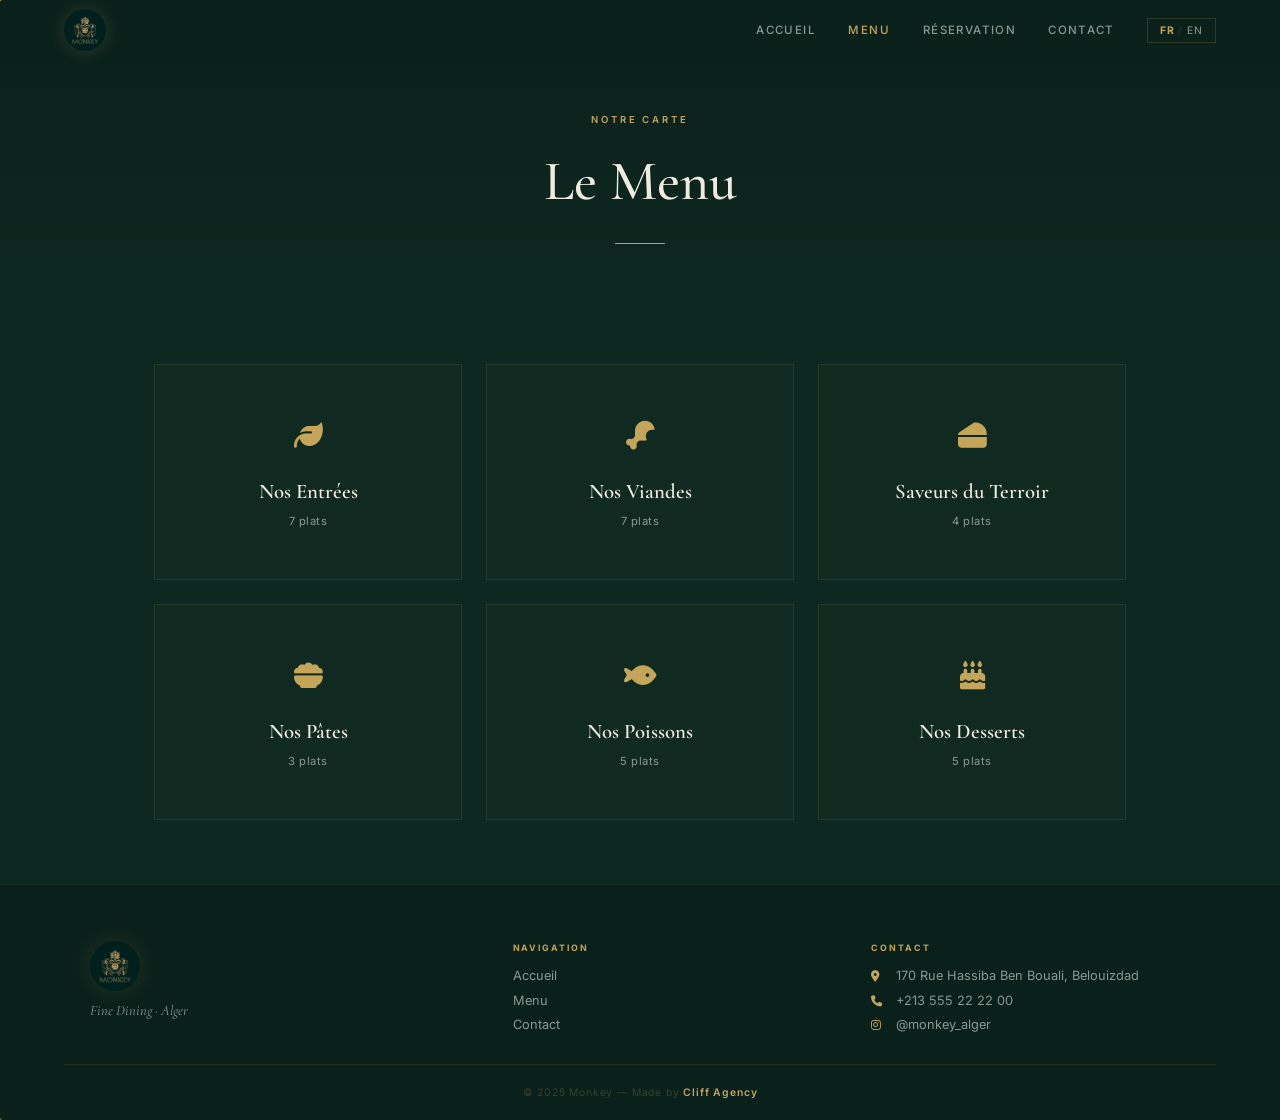
<file: menu.html>
<!DOCTYPE html>
<html lang="fr">
<head>
<meta charset="UTF-8">
<meta name="viewport" content="width=device-width,initial-scale=1,viewport-fit=cover">
<meta name="theme-color" content="#0D2820">
<title>Menu — Monkey</title>
<link rel="preconnect" href="https://fonts.googleapis.com">
<link rel="preconnect" href="https://fonts.gstatic.com" crossorigin>
<link href="https://fonts.googleapis.com/css2?family=Cormorant+Garamond:ital,wght@0,400;0,500;0,600;0,700;1,400;1,500&family=Inter:wght@300;400;500;600;700&family=Bebas+Neue&family=Poiret+One&display=swap" rel="stylesheet">
<link rel="stylesheet" href="https://cdnjs.cloudflare.com/ajax/libs/font-awesome/6.5.0/css/all.min.css">
<link rel="stylesheet" href="style.css">
</head>
<body>
<nav id="nav">
  <a href="index.html" class="nav-logo"><img src="monkey.jpg" alt="Monkey" class="logo-img"></a>
  <div class="nav-right">
    <a href="index.html" class="nav-link">Accueil</a>
    <a href="menu.html" class="nav-link active">Menu</a>
    <a href="reservation.html" class="nav-link" data-fr="Réservation" data-en="Reservation">Réservation</a>
    <a href="contact.html" class="nav-link">Contact</a>
    <button class="lang-toggle" id="langToggle"><span class="lang-fr active">FR</span><span class="lang-sep">/</span><span class="lang-en">EN</span></button>
  </div>
  <button class="burger" id="burger" aria-label="Menu"><span></span><span></span></button>
</nav>
<div class="mob-drawer" id="mobDrawer">
  <a href="index.html" class="mob-link">Accueil</a>
  <a href="menu.html" class="mob-link">Menu</a>
  <a href="reservation.html" class="mob-link" data-fr="Réservation" data-en="Reservation">Réservation</a>
  <a href="contact.html" class="mob-link">Contact</a>
</div>
<div class="page-hero"><p class="ph-label">Notre Carte</p><h1 class="ph-title" data-fr="Le Menu" data-en="The Menu">Le Menu</h1><div class="ph-line"></div></div>
<section class="menu-hub">
  <div class="menu-grid-hub">
    <a href="entrees.html" class="ms-card reveal"><div class="ms-icon"><i class="fas fa-leaf"></i></div><div class="ms-name">Nos Entrées</div><div class="ms-count">7 plats</div></a>
    <a href="viandes.html" class="ms-card reveal"><div class="ms-icon"><i class="fas fa-drumstick-bite"></i></div><div class="ms-name">Nos Viandes</div><div class="ms-count">7 plats</div></a>
    <a href="terroir.html" class="ms-card reveal"><div class="ms-icon"><i class="fas fa-cheese"></i></div><div class="ms-name">Saveurs du Terroir</div><div class="ms-count">4 plats</div></a>
    <a href="pates.html" class="ms-card reveal"><div class="ms-icon"><i class="fas fa-bowl-food"></i></div><div class="ms-name">Nos Pâtes</div><div class="ms-count">3 plats</div></a>
    <a href="poissons.html" class="ms-card reveal"><div class="ms-icon"><i class="fas fa-fish"></i></div><div class="ms-name">Nos Poissons</div><div class="ms-count">5 plats</div></a>
    <a href="desserts.html" class="ms-card reveal"><div class="ms-icon"><i class="fas fa-cake-candles"></i></div><div class="ms-name">Nos Desserts</div><div class="ms-count">5 plats</div></a>
  </div>
</section>
<footer>
  <div class="ft-grid">
    <div class="ft-brand">
      <img src="monkey.jpg" alt="Monkey" class="ft-logo-img">
      <p class="ft-tag">Fine Dining &middot; Alger</p>
    </div>
    <div class="ft-col">
      <h4>Navigation</h4>
      <ul><li><a href="index.html">Accueil</a></li><li><a href="menu.html">Menu</a></li><li><a href="contact.html">Contact</a></li></ul>
    </div>
    <div class="ft-col">
      <h4>Contact</h4>
      <ul>
        <li><i class="fas fa-map-marker-alt"></i> 170 Rue Hassiba Ben Bouali, Belouizdad</li>
        <li><i class="fas fa-phone"></i> +213 555 22 22 00</li>
        <li><a href="https://www.instagram.com/monkey_alger/" target="_blank"><i class="fab fa-instagram"></i> @monkey_alger</a></li>
      </ul>
    </div>
  </div>
  <div class="ft-bottom">&copy; 2025 Monkey &mdash; Made by <span class="ft-credit">Cliff Agency</span></div>
</footer>
<script src="script.js"></script>
</body></html>
</file>
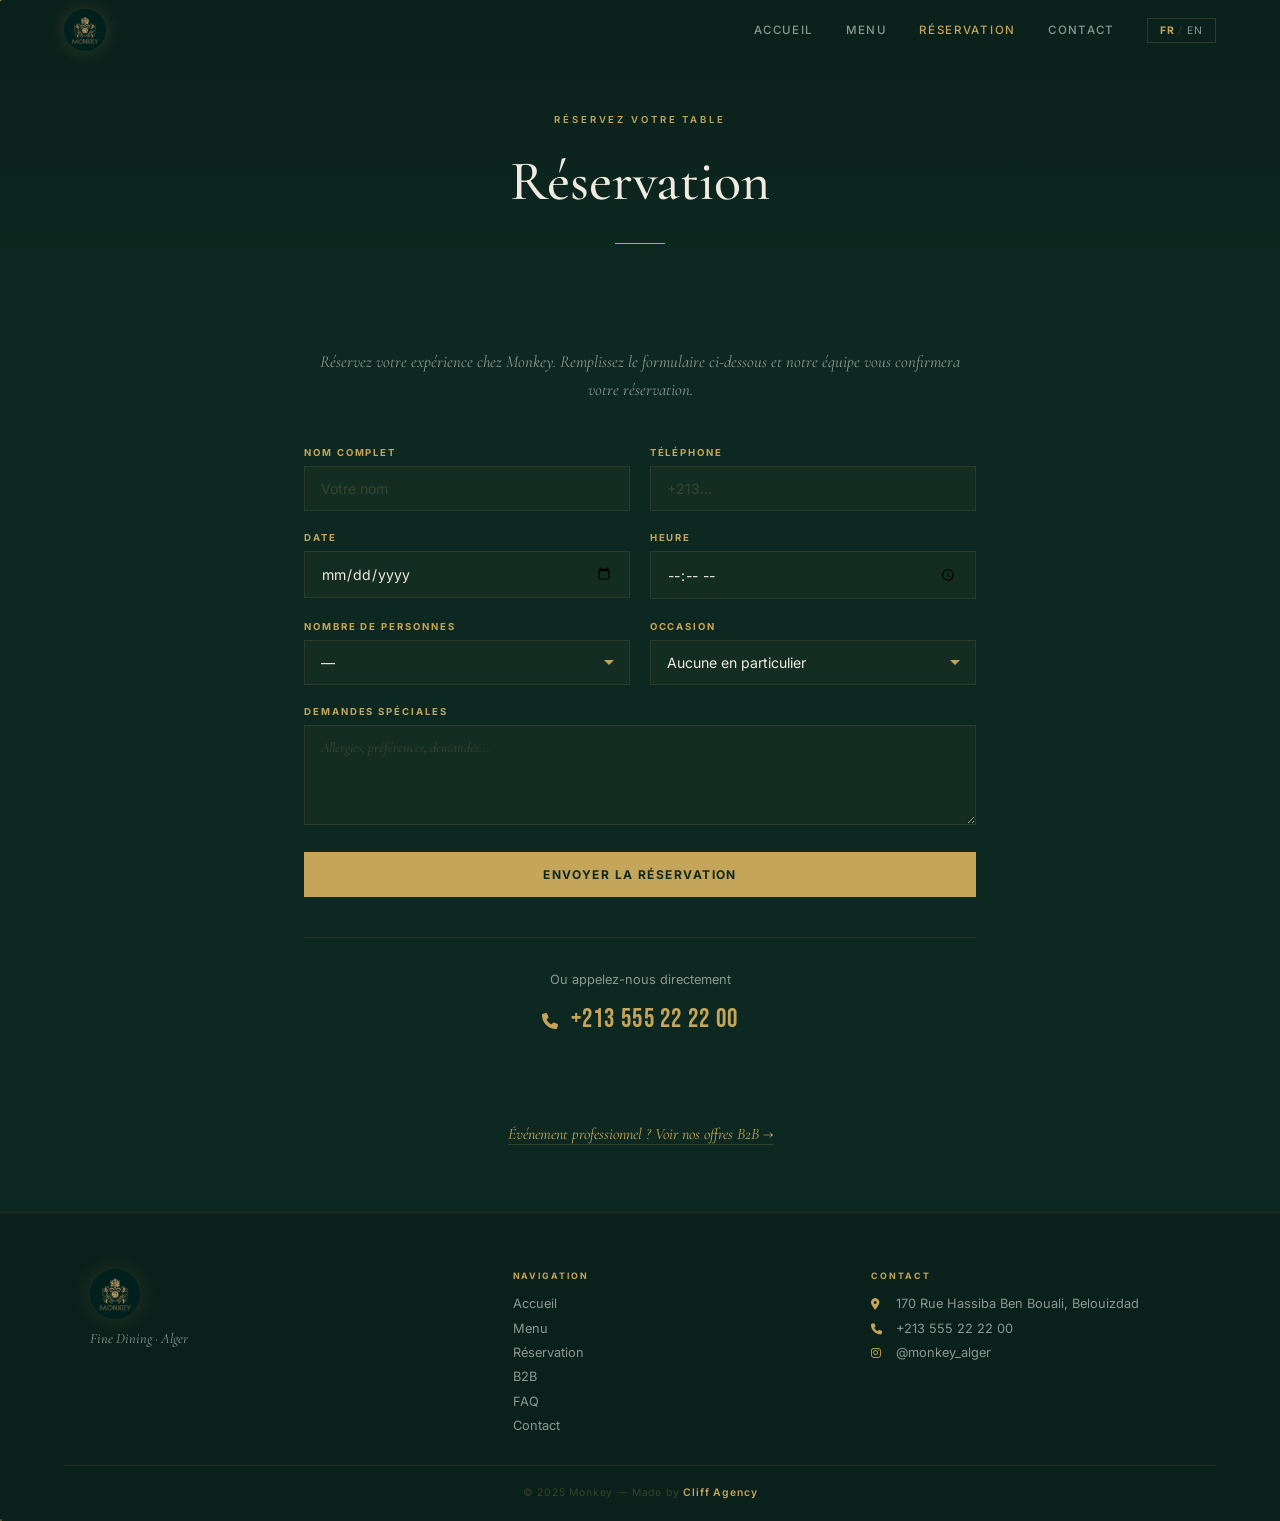
<file: reservation.html>
<!DOCTYPE html>
<html lang="fr">
<head>
<meta charset="UTF-8">
<meta name="viewport" content="width=device-width,initial-scale=1,viewport-fit=cover">
<meta name="theme-color" content="#0D2820">
<title>Réservation — Monkey</title>
<link rel="preconnect" href="https://fonts.googleapis.com">
<link rel="preconnect" href="https://fonts.gstatic.com" crossorigin>
<link href="https://fonts.googleapis.com/css2?family=Cormorant+Garamond:ital,wght@0,400;0,500;0,600;0,700;1,400;1,500&family=Inter:wght@300;400;500;600;700&family=Bebas+Neue&family=Poiret+One&display=swap" rel="stylesheet">
<link rel="stylesheet" href="https://cdnjs.cloudflare.com/ajax/libs/font-awesome/6.5.0/css/all.min.css">
<link rel="stylesheet" href="style.css">
</head>
<body>
<nav id="nav">
  <a href="index.html" class="nav-logo"><img src="monkey.jpg" alt="Monkey" class="logo-img"></a>
  <div class="nav-right">
    <a href="index.html" class="nav-link" data-fr="Accueil" data-en="Home">Accueil</a>
    <a href="menu.html" class="nav-link" data-fr="Menu" data-en="Menu">Menu</a>
    <a href="reservation.html" class="nav-link active" data-fr="Réservation" data-en="Reservation">Réservation</a>
    <a href="contact.html" class="nav-link" data-fr="Contact" data-en="Contact">Contact</a>
    <button class="lang-toggle" id="langToggle"><span class="lang-fr active">FR</span><span class="lang-sep">/</span><span class="lang-en">EN</span></button>
  </div>
  <button class="burger" id="burger" aria-label="Menu"><span></span><span></span></button>
</nav>
<div class="mob-drawer" id="mobDrawer">
  <a href="index.html" class="mob-link" data-fr="Accueil" data-en="Home">Accueil</a>
  <a href="menu.html" class="mob-link" data-fr="Menu" data-en="Menu">Menu</a>
  <a href="reservation.html" class="mob-link" data-fr="Réservation" data-en="Reservation">Réservation</a>
  <a href="contact.html" class="mob-link" data-fr="Contact" data-en="Contact">Contact</a>
  <button class="lang-toggle mob-lang" id="langToggleMob"><span class="lang-fr active">FR</span> / <span class="lang-en">EN</span></button>
</div>

<div class="page-hero">
  <p class="ph-label" data-fr="Réservez votre table" data-en="Book your table">Réservez votre table</p>
  <h1 class="ph-title" data-fr="Réservation" data-en="Reservation">Réservation</h1>
  <div class="ph-line"></div>
</div>

<section class="form-wrap">
  <div class="form-intro reveal">
    <p data-fr="Réservez votre expérience chez Monkey. Remplissez le formulaire ci-dessous et notre équipe vous confirmera votre réservation." data-en="Book your experience at Monkey. Fill out the form below and our team will confirm your reservation.">Réservez votre expérience chez Monkey. Remplissez le formulaire ci-dessous et notre équipe vous confirmera votre réservation.</p>
  </div>
  <form id="reservationForm" class="mk-form reveal">
    <div class="form-row">
      <div class="form-group">
        <label data-fr="Nom complet" data-en="Full name">Nom complet</label>
        <input type="text" id="resName" required placeholder="Votre nom">
      </div>
      <div class="form-group">
        <label data-fr="Téléphone" data-en="Phone">Téléphone</label>
        <input type="tel" id="resPhone" required placeholder="+213...">
      </div>
    </div>
    <div class="form-row">
      <div class="form-group">
        <label data-fr="Date" data-en="Date">Date</label>
        <input type="date" id="resDate" required>
      </div>
      <div class="form-group">
        <label data-fr="Heure" data-en="Time">Heure</label>
        <input type="time" id="resTime" required>
      </div>
    </div>
    <div class="form-row">
      <div class="form-group">
        <label data-fr="Nombre de personnes" data-en="Number of guests">Nombre de personnes</label>
        <select id="resGuests" required>
          <option value="">—</option>
          <option value="1">1 personne</option>
          <option value="2">2 personnes</option>
          <option value="3">3 personnes</option>
          <option value="4">4 personnes</option>
          <option value="5">5 personnes</option>
          <option value="6">6 personnes</option>
          <option value="7">7 personnes</option>
          <option value="8">8 personnes</option>
          <option value="9">9 personnes</option>
          <option value="10+">10+ personnes</option>
        </select>
      </div>
      <div class="form-group">
        <label data-fr="Occasion" data-en="Occasion">Occasion</label>
        <select id="resOccasion">
          <option value="" data-fr="Aucune en particulier" data-en="None in particular">Aucune en particulier</option>
          <option value="Anniversaire" data-fr="Anniversaire" data-en="Birthday">Anniversaire</option>
          <option value="Dîner d'affaires" data-fr="Dîner d'affaires" data-en="Business dinner">Dîner d'affaires</option>
          <option value="Dîner romantique" data-fr="Dîner romantique" data-en="Romantic dinner">Dîner romantique</option>
          <option value="Fête" data-fr="Fête / Célébration" data-en="Party / Celebration">Fête / Célébration</option>
        </select>
      </div>
    </div>
    <div class="form-group full">
      <label data-fr="Demandes spéciales" data-en="Special requests">Demandes spéciales</label>
      <textarea id="resNotes" rows="4" placeholder="Allergies, préférences, demandes..."></textarea>
    </div>
    <button type="submit" class="btn-gold form-submit" data-fr="Envoyer la réservation" data-en="Send reservation">
      <i class="fab fa-whatsapp"></i> Envoyer la réservation
    </button>
  </form>
  <div class="form-footer reveal">
    <p data-fr="Ou appelez-nous directement" data-en="Or call us directly">Ou appelez-nous directement</p>
    <a href="tel:+213555222200" class="form-phone"><i class="fas fa-phone"></i> +213 555 22 22 00</a>
  </div>
</section>

<div class="page-links">
  <a href="b2b.html" class="pl-link reveal" data-fr="Événement professionnel ? Voir nos offres B2B →" data-en="Corporate event? See our B2B offers →">Événement professionnel ? Voir nos offres B2B →</a>
</div>

<footer>
  <div class="ft-grid">
    <div class="ft-brand"><img src="monkey.jpg" alt="Monkey" class="ft-logo-img"><p class="ft-tag">Fine Dining · Alger</p></div>
    <div class="ft-col"><h4>Navigation</h4><ul><li><a href="index.html">Accueil</a></li><li><a href="menu.html">Menu</a></li><li><a href="reservation.html">Réservation</a></li><li><a href="b2b.html">B2B</a></li><li><a href="faq.html">FAQ</a></li><li><a href="contact.html">Contact</a></li></ul></div>
    <div class="ft-col"><h4>Contact</h4><ul><li><i class="fas fa-map-marker-alt"></i> 170 Rue Hassiba Ben Bouali, Belouizdad</li><li><i class="fas fa-phone"></i> +213 555 22 22 00</li><li><a href="https://www.instagram.com/monkey_alger/" target="_blank"><i class="fab fa-instagram"></i> @monkey_alger</a></li></ul></div>
  </div>
  <div class="ft-bottom">&copy; 2025 Monkey — Made by <span class="ft-credit">Cliff Agency</span></div>
</footer>
<script src="script.js"></script>
<script>
document.getElementById('reservationForm').addEventListener('submit',function(e){
  e.preventDefault();
  var n=document.getElementById('resName').value;
  var p=document.getElementById('resPhone').value;
  var d=document.getElementById('resDate').value;
  var t=document.getElementById('resTime').value;
  var g=document.getElementById('resGuests').value;
  var o=document.getElementById('resOccasion').value;
  var notes=document.getElementById('resNotes').value;
  var msg='🍽 *Réservation Monkey*%0A%0A';
  msg+='*Nom:* '+n+'%0A';
  msg+='*Tél:* '+p+'%0A';
  msg+='*Date:* '+d+'%0A';
  msg+='*Heure:* '+t+'%0A';
  msg+='*Personnes:* '+g+'%0A';
  if(o)msg+='*Occasion:* '+o+'%0A';
  if(notes)msg+='*Notes:* '+notes+'%0A';
  window.open('https://wa.me/213555222200?text='+msg,'_blank');
});
</script>
</body></html>
</file>
<file: style.css>
/* ═══════════════════════════════════════════════════════
   MONKEY — Fine Dining · Nightclub Luxury
   Deep Teal #0D2820 + Antique Gold #C5A55A
   Mobile-first · Classy Animations
   ═══════════════════════════════════════════════════════ */
*,*::before,*::after{box-sizing:border-box;margin:0;padding:0}
:root{
  --bg:#0D2820;--bg2:#132E25;--bg3:#1A3A2F;--bg4:#0A201A;
  --gold:#C5A55A;--gold2:#D4B86A;--gold3:#A8893E;
  --cream:#F0EBE0;--muted:#8A9990;--line:rgba(197,165,90,.12);
  --fserif:'Cormorant Garamond',Georgia,serif;
  --fsans:'Inter',system-ui,sans-serif;
  --fdisp:'Bebas Neue',sans-serif;
  --flogo:'Poiret One',sans-serif;
  --nav:60px;--ease:cubic-bezier(.16,1,.3,1);
}
html{scroll-behavior:smooth;-webkit-text-size-adjust:100%}
body{font-family:var(--fsans);background:var(--bg);color:var(--cream);line-height:1.6;overflow-x:hidden;-webkit-font-smoothing:antialiased}
a{color:var(--gold);text-decoration:none}
img,video{max-width:100%;display:block}

/* ═══ INTRO ═════════════════════════════════════════════ */
#intro{position:fixed;inset:0;z-index:99999;background:var(--bg);display:flex;align-items:center;justify-content:center;animation:introExit .8s ease 4s forwards}
.intro-content{display:flex;flex-direction:column;align-items:center;gap:14px}
.intro-logo{width:120px;height:120px;object-fit:contain;border-radius:50%;opacity:0;transform:scale(.6) rotate(-5deg);animation:introLogoIn 1.2s var(--ease) .3s forwards;filter:drop-shadow(0 0 50px rgba(197,165,90,.35))}
.intro-name-svg{
  width:clamp(320px,85vw,660px);
  height:auto;
  opacity:0;
  animation:introSlideUp 1s ease .9s forwards;
  filter:drop-shadow(0 0 20px rgba(197,165,90,.25));
}
.intro-sub{font-size:.7rem;letter-spacing:4px;text-transform:uppercase;color:var(--muted);opacity:0;animation:introSlideUp 1s ease 1.4s forwards}
.intro-line{width:0;height:1px;background:linear-gradient(90deg,transparent,var(--gold),transparent);animation:introLine 1s ease 2s forwards}
@keyframes introLogoIn{to{opacity:1;transform:scale(1) rotate(0)}}
@keyframes introSlideUp{from{opacity:0;transform:translateY(20px)}to{opacity:1;transform:none}}
@keyframes introLine{to{width:140px}}
@keyframes introExit{to{opacity:0;visibility:hidden;pointer-events:none}}

/* ═══ NAV ═══════════════════════════════════════════════ */
#nav{position:fixed;top:0;left:0;right:0;z-index:1000;display:flex;justify-content:space-between;align-items:center;padding:0 5%;height:var(--nav);background:transparent;transition:background .5s,box-shadow .5s}
#nav.on{background:rgba(13,40,32,.97);backdrop-filter:blur(20px);box-shadow:0 1px 40px rgba(0,0,0,.4)}
.logo-img{height:42px;width:auto;border-radius:50%;transition:transform .4s var(--ease);filter:drop-shadow(0 0 8px rgba(197,165,90,.2))}
.logo-img:hover{transform:scale(1.08) rotate(3deg)}
.nav-right{display:flex;align-items:center;gap:2rem}
.nav-link{font-family:var(--fsans);font-size:.72rem;font-weight:500;letter-spacing:.12em;text-transform:uppercase;color:var(--muted);transition:color .3s,letter-spacing .3s}
.nav-link:hover,.nav-link.active{color:var(--gold);letter-spacing:.15em}
.burger{display:none;background:none;border:none;cursor:pointer;width:26px;height:18px;position:relative;z-index:1001}
.burger span{display:block;width:100%;height:1.5px;background:var(--gold);position:absolute;left:0;transition:all .4s var(--ease)}
.burger span:first-child{top:0}.burger span:last-child{bottom:0}
.burger.x span:first-child{top:50%;transform:rotate(45deg)}.burger.x span:last-child{bottom:50%;transform:rotate(-45deg)}
.mob-drawer{position:fixed;top:0;left:0;right:0;bottom:0;background:rgba(10,32,26,.98);backdrop-filter:blur(30px);display:flex;flex-direction:column;align-items:center;justify-content:center;gap:2rem;transform:translateY(-100%);transition:transform .5s var(--ease);z-index:999}
.mob-drawer.open{transform:none}
.mob-link{font-family:var(--fserif);font-size:1.6rem;color:var(--cream);letter-spacing:.08em;opacity:.7;transition:opacity .3s,color .3s}
.mob-link:hover{opacity:1;color:var(--gold)}

/* Lang toggle */
.lang-toggle{background:none;border:1px solid rgba(197,165,90,.2);padding:5px 12px;cursor:pointer;font-family:var(--fsans);font-size:.65rem;letter-spacing:.08em;display:flex;align-items:center;gap:2px;transition:border-color .3s}
.lang-toggle:hover{border-color:rgba(197,165,90,.5)}
.lang-fr,.lang-en{color:var(--muted);transition:color .3s}.lang-fr.active,.lang-en.active{color:var(--gold);font-weight:700}
.lang-sep{color:rgba(197,165,90,.2);margin:0 2px}
.mob-lang{margin-top:1.5rem;border-color:rgba(197,165,90,.15)}

/* ═══ HERO ══════════════════════════════════════════════ */
.hero{position:relative;min-height:100vh;min-height:100dvh;display:flex;align-items:center;justify-content:center;overflow:hidden}
.hero canvas{position:absolute;inset:0;z-index:0}
.hero-overlay{position:absolute;inset:0;background:radial-gradient(ellipse at 50% 55%,rgba(13,40,32,.4),rgba(10,32,26,.96));z-index:1}
.hero-inner{position:relative;z-index:2;text-align:center;padding:0 6%;max-width:750px}
.hero-kicker{font-family:var(--fsans);font-size:.65rem;letter-spacing:.35em;text-transform:uppercase;color:var(--gold);margin-bottom:1.2rem;opacity:0;animation:heroIn 1s ease .3s forwards}
.hero-title{font-family:var(--fserif);font-weight:500;font-size:clamp(2.6rem,9vw,5.5rem);line-height:.92;color:var(--cream);margin-bottom:1.5rem}
.ht-line{display:block;opacity:0;animation:heroIn 1s ease .5s forwards}
.ht-italic{font-style:italic;color:var(--gold);opacity:0;animation:heroIn 1s ease .7s forwards}
.hero-desc{font-family:var(--fserif);font-style:italic;font-size:clamp(.95rem,2.5vw,1.15rem);color:var(--muted);max-width:480px;margin:0 auto 2.5rem;line-height:1.7;opacity:0;animation:heroIn 1s ease .9s forwards}
.hero-cta{display:flex;gap:.8rem;justify-content:center;flex-wrap:wrap;opacity:0;animation:heroIn 1s ease 1.1s forwards}
@keyframes heroIn{from{opacity:0;transform:translateY(24px)}to{opacity:1;transform:none}}

/* Buttons */
.btn-gold{display:inline-flex;align-items:center;gap:8px;padding:13px 28px;background:var(--gold);color:var(--bg);font-family:var(--fsans);font-size:.7rem;font-weight:700;letter-spacing:.12em;text-transform:uppercase;border:none;cursor:pointer;transition:all .4s var(--ease);position:relative;overflow:hidden}
.btn-gold::after{content:'';position:absolute;top:0;left:-100%;width:50%;height:100%;background:linear-gradient(90deg,transparent,rgba(255,255,255,.2),transparent);transition:left .6s}
.btn-gold:hover{background:var(--gold2);transform:translateY(-2px);box-shadow:0 10px 30px rgba(197,165,90,.2)}
.btn-gold:hover::after{left:120%}
.btn-ghost{display:inline-flex;align-items:center;gap:8px;padding:13px 28px;background:transparent;color:var(--gold);border:1px solid rgba(197,165,90,.35);font-family:var(--fsans);font-size:.7rem;font-weight:600;letter-spacing:.12em;text-transform:uppercase;transition:all .4s var(--ease)}
.btn-ghost:hover{background:rgba(197,165,90,.08);border-color:var(--gold);transform:translateY(-2px)}

/* ═══ SECTION HEADS ═════════════════════════════════════ */
.sec-head{text-align:center;margin-bottom:3rem}
.eyebrow{font-family:var(--fsans);font-size:.6rem;font-weight:600;letter-spacing:.3em;text-transform:uppercase;color:var(--gold);margin-bottom:.6rem}
.sec-h2{font-family:var(--fserif);font-weight:500;font-size:clamp(1.8rem,5vw,2.8rem);color:var(--cream);line-height:1.1}
.sec-h2.italic,.sec-h2 em{font-style:italic;color:var(--gold)}

/* ═══ AMBIANCE — Photo+Desc / Video+Desc rows ══════════ */
.ambiance{padding:6rem 5%;background:var(--bg2)}
.amb-row{display:grid;grid-template-columns:1.1fr 1fr;gap:3rem;max-width:1200px;margin:0 auto 4rem;align-items:center}
.amb-row:last-child{margin-bottom:0}
.amb-row.amb-reverse{direction:rtl}.amb-row.amb-reverse>*{direction:ltr}
.amb-media{overflow:hidden;border:1px solid var(--line);position:relative}
.amb-img,.amb-video{width:100%;aspect-ratio:4/3;object-fit:cover;transition:transform 1s var(--ease)}
.amb-media:hover .amb-img,.amb-media:hover .amb-video{transform:scale(1.05)}
.amb-text{padding:1rem 0}
.amb-num{font-family:var(--fdisp);font-size:3.5rem;color:rgba(197,165,90,.12);line-height:1;margin-bottom:.8rem}
.amb-text h3{font-family:var(--fserif);font-weight:500;font-size:clamp(1.4rem,3vw,1.8rem);color:var(--cream);margin-bottom:1rem;font-style:italic}
.amb-text p{font-family:var(--fserif);font-size:.95rem;color:var(--muted);line-height:1.8}

/* ═══ CHEF ══════════════════════════════════════════════ */
.chef-section{padding:8rem 5%;background:var(--bg)}
.chef-inner{display:grid;grid-template-columns:1fr 1.3fr;gap:4rem;max-width:1100px;margin:0 auto;align-items:center}
.chef-photo-wrap{position:relative}
.chef-photo{width:100%;aspect-ratio:3/4;object-fit:cover;filter:brightness(.92) contrast(1.05);transition:filter .6s}
.chef-photo-wrap:hover .chef-photo{filter:brightness(1) contrast(1)}
.chef-frame{position:absolute;top:14px;left:14px;right:-14px;bottom:-14px;border:1px solid var(--gold);opacity:.3;pointer-events:none;transition:opacity .5s,transform .5s}
.chef-photo-wrap:hover .chef-frame{opacity:.6;transform:translate(-4px,4px)}
.chef-name{font-family:var(--fserif);font-weight:500;font-size:clamp(2rem,4vw,3rem);color:var(--cream);margin:.6rem 0 1.2rem;font-style:italic}
.chef-desc{font-family:var(--fserif);font-size:1rem;color:var(--muted);line-height:1.85}

/* ═══ ABOUT ═════════════════════════════════════════════ */
.about{padding:6rem 5%;max-width:800px;margin:0 auto;text-align:center}
.about p{font-family:var(--fserif);font-size:1.1rem;color:var(--muted);line-height:1.85}

/* ═══ FEATURES ══════════════════════════════════════════ */
.features{padding:6rem 5%;background:var(--bg2)}
.feat-grid{display:grid;grid-template-columns:repeat(3,1fr);gap:1.5rem;max-width:1000px;margin:0 auto}
.feat-card{text-align:center;padding:2.5rem 1.5rem;border:1px solid var(--line);background:rgba(197,165,90,.015);transition:all .5s var(--ease)}
.feat-card:hover{border-color:rgba(197,165,90,.35);transform:translateY(-6px);box-shadow:0 20px 50px rgba(0,0,0,.15)}
.feat-ico{font-size:1.6rem;color:var(--gold);margin-bottom:1rem;transition:transform .4s var(--ease)}
.feat-card:hover .feat-ico{transform:scale(1.15)}
.feat-card h3{font-family:var(--fserif);font-size:1.2rem;font-weight:500;color:var(--cream);margin-bottom:.5rem}
.feat-card p{font-size:.8rem;color:var(--muted);line-height:1.5}

/* ═══ PAGE HERO ═════════════════════════════════════════ */
.page-hero{padding:7rem 5% 3.5rem;text-align:center;background:linear-gradient(180deg,var(--bg4),var(--bg))}
.ph-label{font-family:var(--fsans);font-size:.6rem;font-weight:600;letter-spacing:.3em;text-transform:uppercase;color:var(--gold);margin-bottom:.6rem}
.ph-title{font-family:var(--fserif);font-weight:500;font-size:clamp(2rem,6vw,3.5rem);color:var(--cream)}
.ph-line{width:50px;height:1px;background:var(--gold);margin:1rem auto 0}
.back-link{display:inline-block;margin-top:1rem;font-size:.75rem;color:var(--muted);transition:color .3s}.back-link:hover{color:var(--gold)}

/* ═══ SECTION SWITCHER ══════════════════════════════════ */
.section-switcher{display:flex;justify-content:center;gap:5px;padding:1rem 4%;background:rgba(13,40,32,.96);backdrop-filter:blur(16px);border-top:1px solid var(--line);border-bottom:1px solid var(--line);position:sticky;top:var(--nav);z-index:50;overflow-x:auto;scrollbar-width:none;-webkit-overflow-scrolling:touch}
.section-switcher::-webkit-scrollbar{display:none}
.ss-btn{display:flex;align-items:center;gap:6px;padding:8px 14px;border:1px solid var(--line);color:var(--muted);font-size:.7rem;font-weight:500;white-space:nowrap;transition:all .35s var(--ease);flex-shrink:0}
.ss-btn:hover{border-color:rgba(197,165,90,.4);color:var(--cream)}
.ss-btn.active{background:var(--gold);border-color:var(--gold);color:var(--bg)}
.ss-icon{font-size:.8rem}

/* ═══ MENU HUB ══════════════════════════════════════════ */
.menu-hub{padding:4rem 5%;max-width:1100px;margin:0 auto}
.menu-grid-hub{display:grid;grid-template-columns:repeat(3,1fr);gap:1.5rem}
.ms-card{display:flex;flex-direction:column;align-items:center;padding:3rem 1.5rem;border:1px solid var(--line);background:rgba(197,165,90,.015);text-align:center;transition:all .5s var(--ease)}
.ms-card:hover{border-color:rgba(197,165,90,.4);transform:translateY(-8px);box-shadow:0 24px 60px rgba(0,0,0,.2)}
.ms-icon{font-size:1.8rem;color:var(--gold);margin-bottom:1rem;transition:transform .5s var(--ease)}
.ms-card:hover .ms-icon{transform:scale(1.2) rotate(-5deg)}
.ms-name{font-family:var(--fserif);font-size:1.3rem;font-weight:600;color:var(--cream);margin-bottom:.3rem}
.ms-count{font-size:.7rem;color:var(--muted);letter-spacing:.05em}

/* ═══ DISHES ════════════════════════════════════════════ */
.dishes-wrap{padding:3rem 5%;max-width:1400px;margin:0 auto}
.dishes-grid{display:grid;grid-template-columns:repeat(auto-fill,minmax(340px,1fr));gap:1.5rem}
.dish-card{border:1px solid var(--line);background:var(--bg2);overflow:hidden;transition:all .5s var(--ease)}
.dish-card:hover{border-color:rgba(197,165,90,.3);transform:translateY(-4px);box-shadow:0 0 0 1px rgba(197,165,90,.15),0 20px 50px rgba(0,0,0,.2)}
.dish-3d{position:relative;height:260px;background:radial-gradient(ellipse at 50% 60%,rgba(197,165,90,.04),var(--bg4));overflow:hidden}
.btn-layer{position:absolute;inset:0;display:flex;align-items:center;justify-content:center;z-index:2;transition:opacity .5s}
.voir-btn{display:inline-flex;align-items:center;gap:10px;padding:11px 22px;background:var(--gold);color:var(--bg);font-family:var(--fsans);font-size:.68rem;font-weight:700;letter-spacing:.1em;text-transform:uppercase;border:none;cursor:pointer;transition:all .35s var(--ease)}
.voir-btn:hover{background:var(--gold2);transform:translateY(-2px);box-shadow:0 8px 20px rgba(197,165,90,.25)}
model-viewer{width:100%;height:100%;--poster-color:transparent;background:transparent;opacity:0;transition:opacity .7s}
.dish-3d.loaded .btn-layer{opacity:0;pointer-events:none}
.dish-3d.loaded model-viewer{opacity:1}
.dish-info{padding:1.2rem 1.4rem;border-top:1px solid var(--line)}
.dish-info.no-3d{padding:2rem 1.4rem}
.dish-name{font-family:var(--fserif);font-weight:600;font-size:1.15rem;color:var(--cream);margin-bottom:.35rem}
.dish-desc{font-family:var(--fserif);font-style:italic;font-size:.85rem;color:var(--muted);line-height:1.55;margin-bottom:.7rem}
.dish-price{font-family:var(--fdisp);font-size:1.4rem;color:var(--gold);letter-spacing:.04em}

/* ═══ CONTACT ═══════════════════════════════════════════ */
.contact-wrap{padding:3rem 5%;max-width:1100px;margin:0 auto}
.contact-grid{display:grid;grid-template-columns:1fr 1.2fr;gap:2rem}
.c-card{border:1px solid var(--line);padding:2rem;background:var(--bg2)}
.c-card h2{font-family:var(--fserif);font-size:1.5rem;font-weight:500;color:var(--cream);margin-bottom:1.5rem}
.info-row{display:flex;gap:1rem;padding:1rem 0;border-bottom:1px solid var(--line);align-items:flex-start}
.info-row:last-child{border-bottom:none}
.info-row i{color:var(--gold);font-size:.9rem;margin-top:3px;width:18px;flex-shrink:0}
.ir-label{font-family:var(--fsans);font-size:.55rem;font-weight:700;letter-spacing:.2em;text-transform:uppercase;color:var(--gold);margin-bottom:.25rem}
.ir-val{font-family:var(--fserif);font-size:.95rem;color:var(--cream)}.ir-val a{color:var(--cream);transition:color .3s}.ir-val a:hover{color:var(--gold)}
.map-wrap{border:1px solid var(--line);overflow:hidden;filter:brightness(.85) saturate(.7)}

/* ═══ FOOTER ════════════════════════════════════════════ */
footer{border-top:1px solid var(--line);padding:3.5rem 5% 1.2rem;background:var(--bg4)}
.ft-grid{display:grid;grid-template-columns:1.2fr 1fr 1fr;gap:2.5rem;max-width:1100px;margin:0 auto;padding-bottom:1.5rem}
.ft-brand{display:flex;flex-direction:column;gap:.5rem}
.ft-logo-img{width:50px;height:50px;object-fit:contain;border-radius:50%;filter:drop-shadow(0 0 10px rgba(197,165,90,.15))}
.ft-tag{font-family:var(--fserif);font-style:italic;font-size:.9rem;color:var(--muted)}
.ft-col h4{font-family:var(--fsans);font-size:.55rem;font-weight:700;letter-spacing:.22em;text-transform:uppercase;color:var(--gold);margin-bottom:.8rem}
.ft-col ul{list-style:none}.ft-col li{font-size:.8rem;color:var(--muted);margin-bottom:.4rem;line-height:1.4}
.ft-col li i{color:var(--gold);width:16px;margin-right:.3rem;font-size:.7rem}
.ft-col li a{color:var(--muted);transition:color .3s;position:relative}
.ft-col li a::after{content:'';position:absolute;bottom:-1px;left:0;width:0;height:1px;background:var(--gold);transition:width .4s var(--ease)}
.ft-col li a:hover{color:var(--gold)}.ft-col li a:hover::after{width:100%}
.ft-bottom{text-align:center;padding-top:1.2rem;border-top:1px solid var(--line);font-size:.65rem;color:rgba(197,165,90,.25);letter-spacing:.08em}
.ft-credit{color:var(--gold);font-weight:600}

/* ═══ REVEAL ANIMATIONS ════════════════════════════════ */
.reveal{opacity:0;transform:translateY(28px);transition:opacity .9s cubic-bezier(.25,.46,.45,.94),transform .9s cubic-bezier(.25,.46,.45,.94)}
.reveal.in{opacity:1;transform:none}
.cursor-dot{position:fixed;pointer-events:none;z-index:9998;border-radius:50%;transform:translate(-50%,-50%)}

/* ═══ MOBILE — 768px ═══════════════════════════════════ */
@media(max-width:768px){
  :root{--nav:56px}
  .burger{display:block}
  .nav-right{display:none}
  .logo-img{height:36px}
  
  /* Hero */
  .hero-title{font-size:clamp(2.2rem,11vw,3.8rem)}
  .hero-cta{flex-direction:column;align-items:center;gap:.6rem}
  .btn-gold,.btn-ghost{width:80%;max-width:280px;justify-content:center;padding:14px 20px}
  
  /* Ambiance */
  .amb-row,.amb-row.amb-reverse{grid-template-columns:1fr;direction:ltr;gap:1.5rem;margin-bottom:3rem}
  .amb-row.amb-reverse>*{direction:ltr}
  .amb-num{font-size:2.5rem}
  .amb-text h3{font-size:1.3rem}
  
  /* Chef */
  .chef-inner{grid-template-columns:1fr;gap:2rem;text-align:center}
  .chef-photo{max-width:300px;margin:0 auto;aspect-ratio:1/1;border-radius:50%}
  .chef-frame{display:none}
  .chef-name{font-size:2rem}
  
  /* Features */
  .feat-grid{grid-template-columns:1fr;gap:1rem}
  .feat-card{padding:2rem 1.5rem}
  
  /* Menu hub */
  .menu-grid-hub{grid-template-columns:1fr 1fr;gap:1rem}
  .ms-card{padding:2rem 1rem}
  .ms-name{font-size:1.1rem}
  
  /* Dishes */
  .dishes-grid{grid-template-columns:1fr}
  .dish-3d{height:240px}
  
  /* Switcher */
  .section-switcher{gap:4px;padding:.7rem 3%}
  .ss-btn{padding:7px 10px;font-size:.6rem}
  .ss-label{display:none}
  
  /* Contact */
  .contact-grid{grid-template-columns:1fr}
  
  /* Footer */
  .ft-grid{grid-template-columns:1fr;text-align:center;gap:2rem}
  .ft-brand{align-items:center}
  .ft-logo-img{margin:0 auto}
  
  /* Page hero */
  .page-hero{padding:5.5rem 5% 2.5rem}
}

/* ═══ SMALL MOBILE — 480px ══════════════════════════════ */
@media(max-width:480px){
  .hero-desc{font-size:.9rem}
  .menu-grid-hub{grid-template-columns:1fr}
  .amb-img,.amb-video{aspect-ratio:16/10}
  .intro-logo{width:90px;height:90px}
  .intro-name{font-size:2rem;letter-spacing:6px}
}

/* ═══ LARGE DESKTOP ═════════════════════════════════════ */
@media(min-width:1200px){
  .dishes-grid{grid-template-columns:repeat(3,1fr)}
}

/* ═══ FORMS ═════════════════════════════════════════════ */
.form-wrap{padding:3rem 5%;max-width:800px;margin:0 auto}
.form-intro{text-align:center;margin-bottom:2.5rem}
.form-intro p{font-family:var(--fserif);font-style:italic;font-size:1.05rem;color:var(--muted);line-height:1.7}
.mk-form{display:flex;flex-direction:column;gap:1.2rem}
.form-row{display:grid;grid-template-columns:1fr 1fr;gap:1.2rem}
.form-group{display:flex;flex-direction:column;gap:.35rem}
.form-group.full{grid-column:1/-1}
.form-group label{font-family:var(--fsans);font-size:.6rem;font-weight:700;letter-spacing:.2em;text-transform:uppercase;color:var(--gold)}
.mk-form input,.mk-form select,.mk-form textarea{
  background:rgba(197,165,90,.04);border:1px solid var(--line);
  padding:13px 16px;font-family:var(--fsans);font-size:.88rem;color:var(--cream);
  outline:none;transition:border-color .3s,background .3s;
}
.mk-form input:focus,.mk-form select:focus,.mk-form textarea:focus{border-color:var(--gold);background:rgba(197,165,90,.06)}
.mk-form input::placeholder,.mk-form textarea::placeholder{color:rgba(197,165,90,.2)}
.mk-form select{cursor:pointer;-webkit-appearance:none;appearance:none;background-image:url("data:image/svg+xml,%3Csvg xmlns='http://www.w3.org/2000/svg' width='12' height='12' fill='%23C5A55A'%3E%3Cpath d='M6 9L1 4h10z'/%3E%3C/svg%3E");background-repeat:no-repeat;background-position:right 14px center}
.mk-form select option{background:var(--bg);color:var(--cream)}
.mk-form textarea{resize:vertical;min-height:100px;font-family:var(--fserif);font-style:italic}
.form-submit{align-self:center;width:100%;justify-content:center;margin-top:.5rem;font-size:.75rem;padding:15px 32px}
.form-footer{text-align:center;margin-top:2.5rem;padding-top:2rem;border-top:1px solid var(--line)}
.form-footer p{font-size:.8rem;color:var(--muted);margin-bottom:.6rem}
.form-phone{font-family:var(--fdisp);font-size:1.6rem;color:var(--gold);letter-spacing:.05em;transition:opacity .3s}
.form-phone:hover{opacity:.7}
.form-phone i{margin-right:.4rem;font-size:1rem}
.page-links{text-align:center;padding:2rem 5% 4rem}
.pl-link{font-family:var(--fserif);font-style:italic;font-size:1rem;color:var(--gold);transition:opacity .3s;border-bottom:1px solid rgba(197,165,90,.2)}
.pl-link:hover{opacity:.7}
@media(max-width:600px){.form-row{grid-template-columns:1fr}}

/* ═══ FAQ ═══════════════════════════════════════════════ */
.faq-wrap{padding:3rem 5%;max-width:800px;margin:0 auto}
.faq-list{display:flex;flex-direction:column;gap:0;margin-bottom:4rem}
.faq-item{border-bottom:1px solid var(--line)}
.faq-q{width:100%;display:flex;justify-content:space-between;align-items:center;padding:1.4rem 0;background:none;border:none;cursor:pointer;text-align:left;color:var(--cream);font-family:var(--fserif);font-size:1.1rem;font-weight:500;transition:color .3s}
.faq-q:hover{color:var(--gold)}
.faq-q i{color:var(--gold);font-size:.7rem;transition:transform .4s var(--ease);flex-shrink:0;margin-left:1rem}
.faq-item.open .faq-q i{transform:rotate(180deg)}
.faq-a{max-height:0;overflow:hidden;transition:max-height .5s var(--ease),padding .5s}
.faq-item.open .faq-a{max-height:200px;padding-bottom:1.2rem}
.faq-a p{font-family:var(--fserif);font-style:italic;font-size:.92rem;color:var(--muted);line-height:1.7}
.faq-a a{color:var(--gold)}
.faq-comment{border-top:1px solid var(--line);padding-top:3rem}
.faq-comment h2{font-family:var(--fserif);font-weight:500;font-size:1.6rem;color:var(--cream);text-align:center;margin-bottom:2rem;font-style:italic}
</file>
